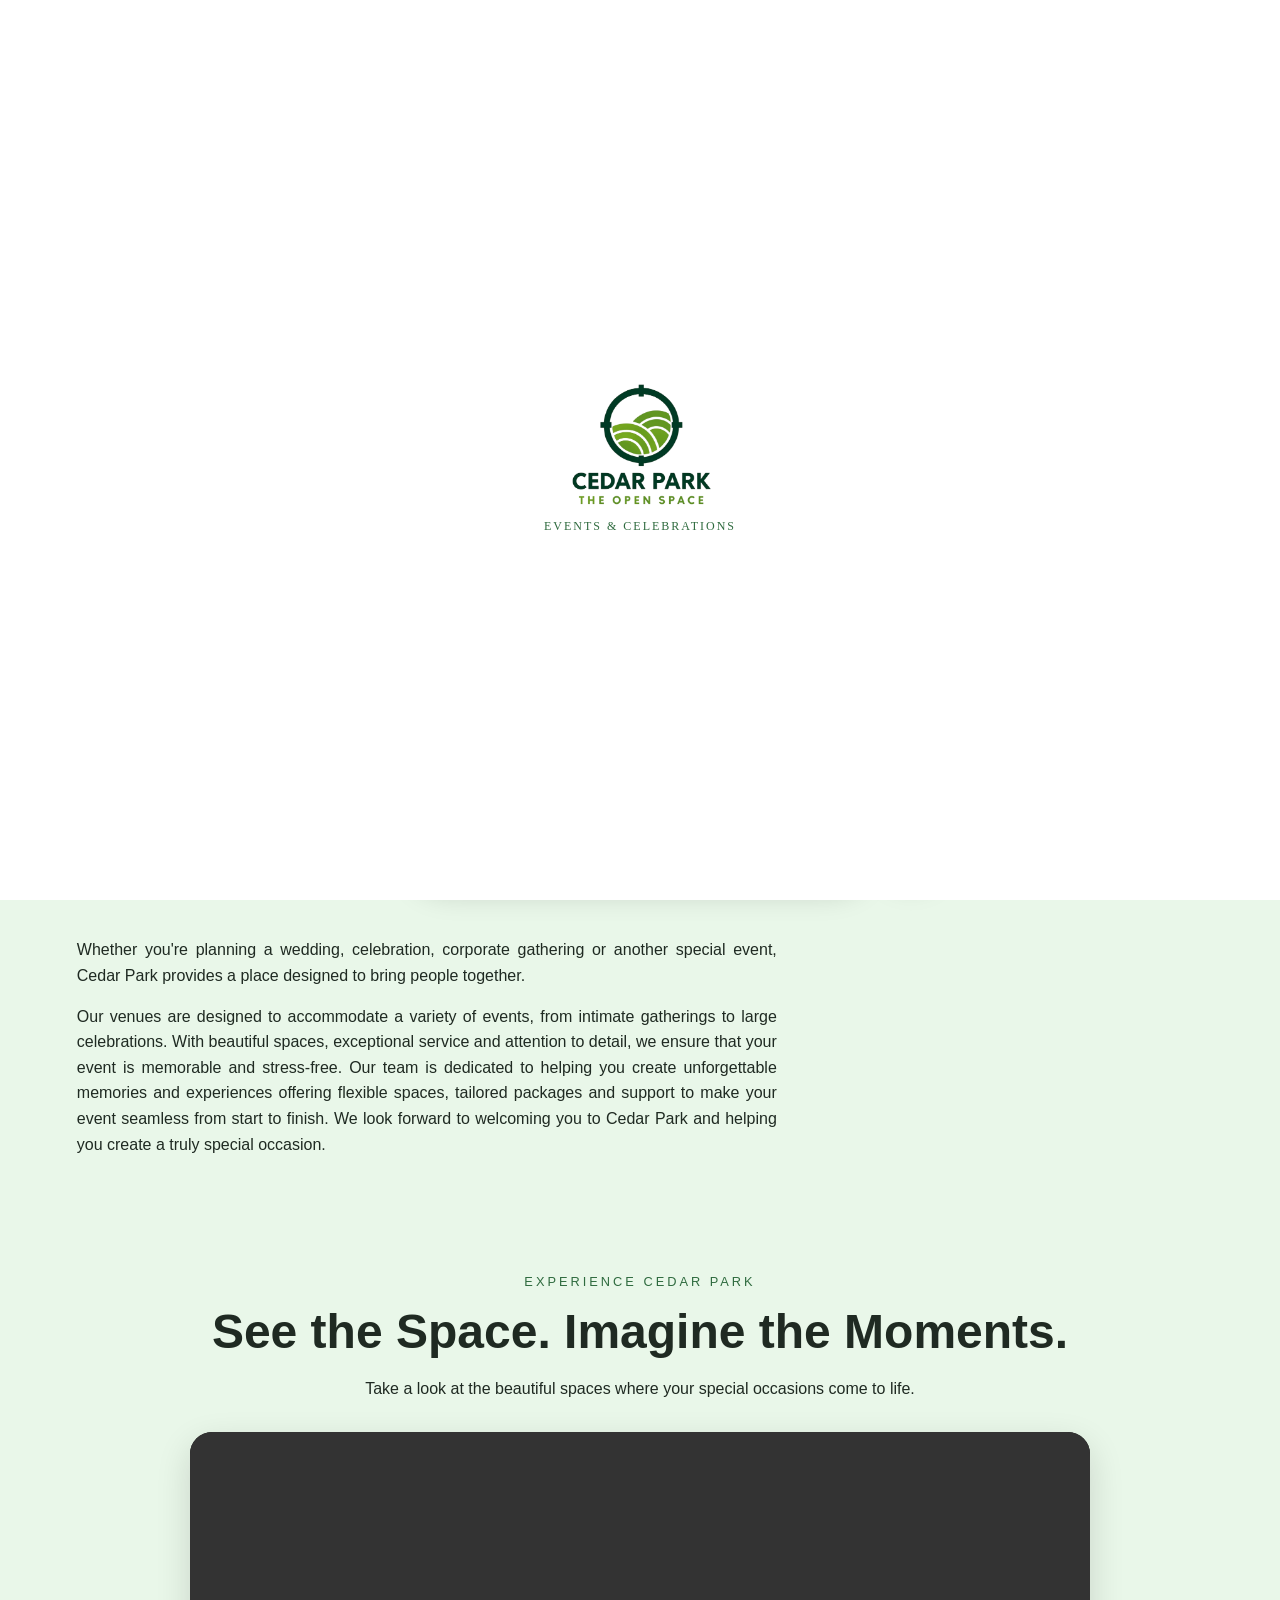
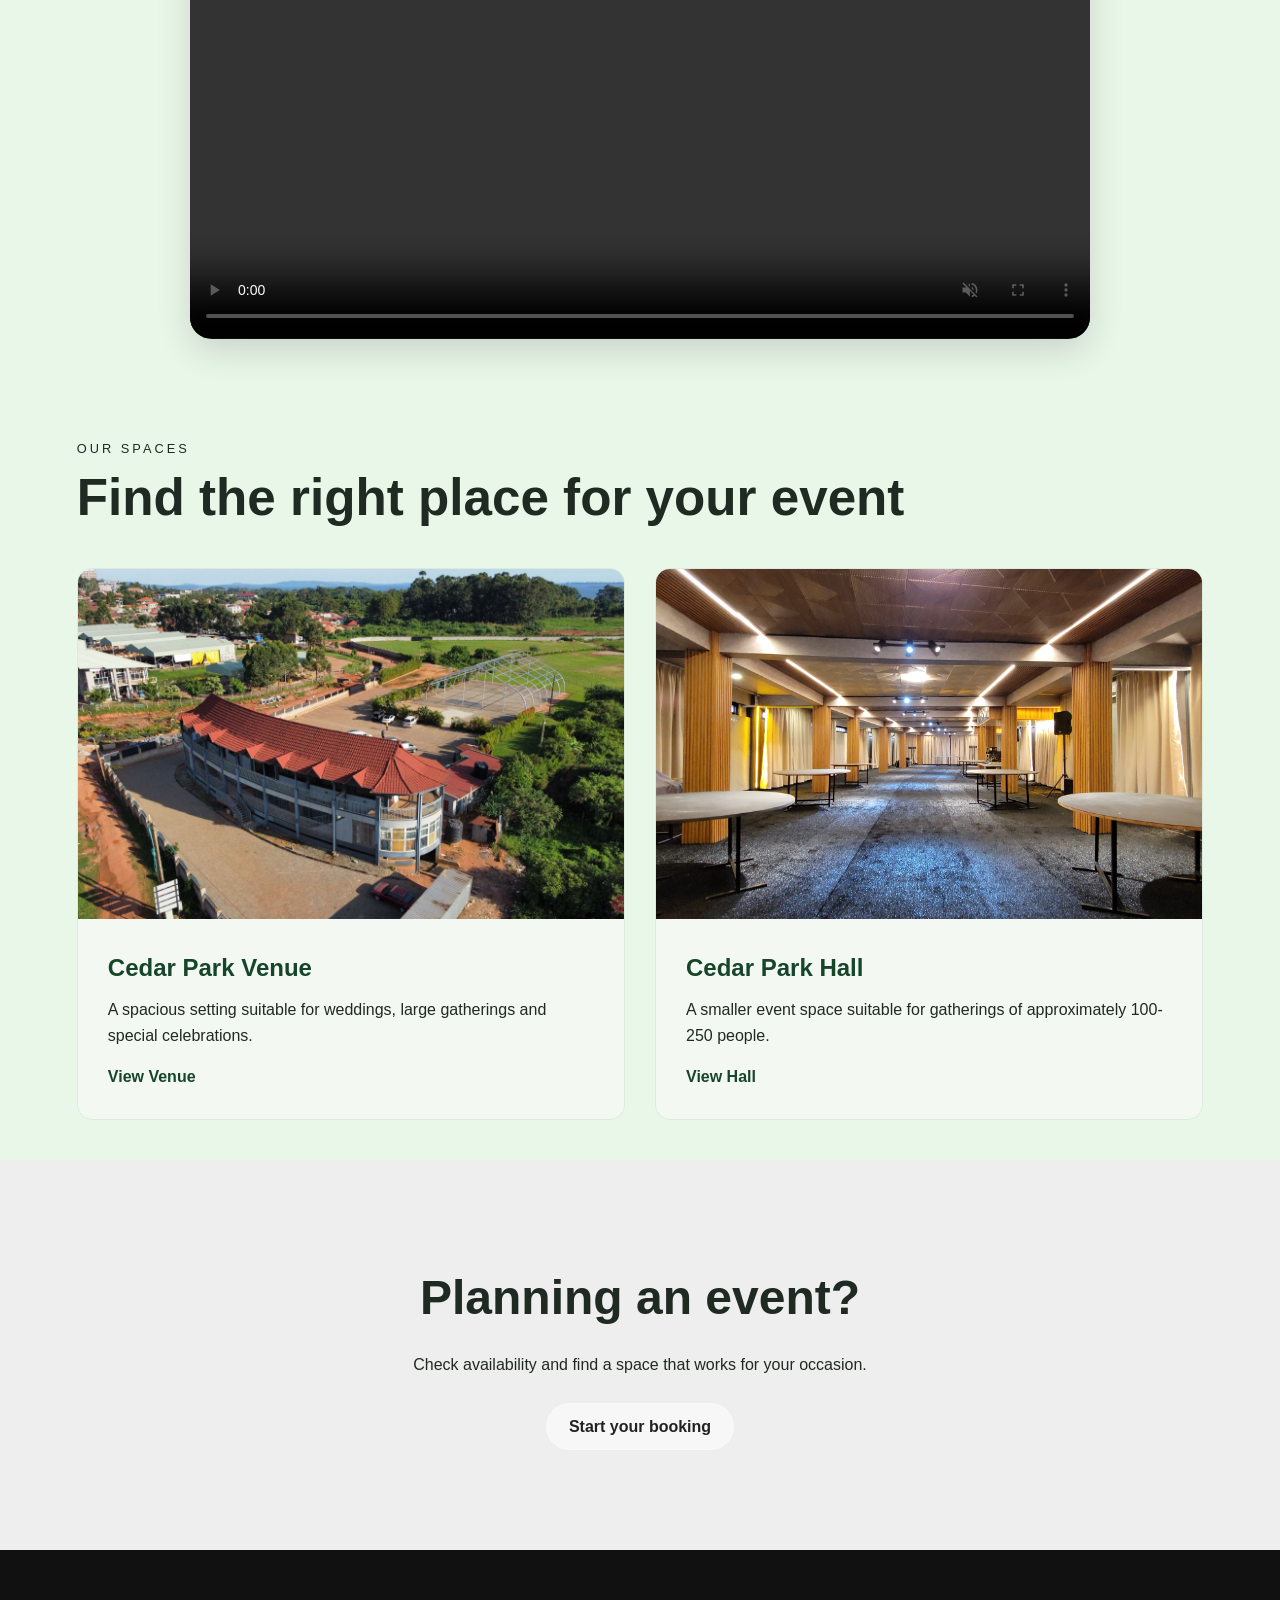
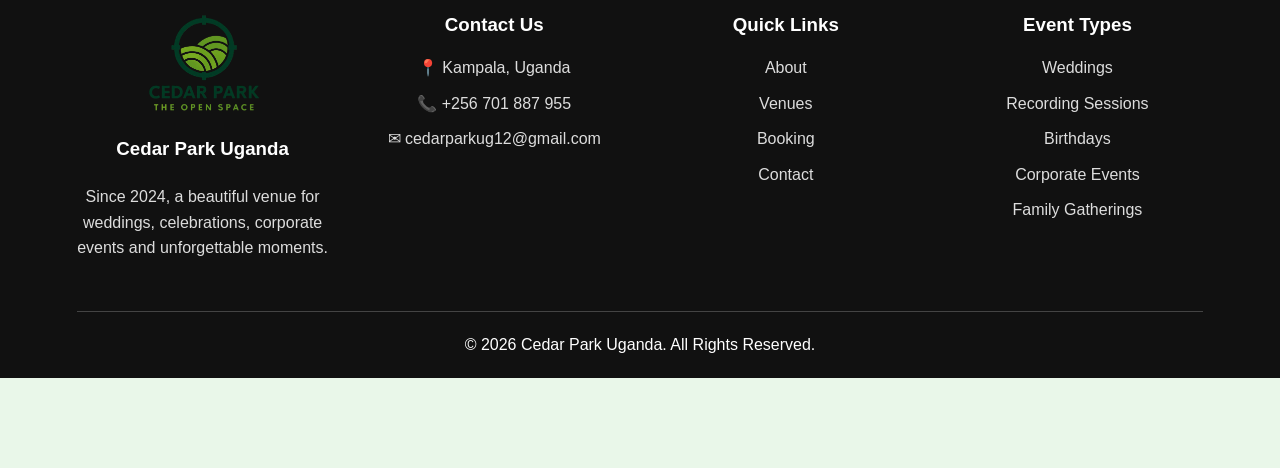
<file: index.html>
<!DOCTYPE html>
<html lang="en">
<head>
    <meta charset="UTF-8">
    <meta name="viewport" content="width=device-width, initial-scale=1.0">
    <title>Cedar Park | Events and Celebrations</title>

    <link rel="stylesheet" href="css/style.css">
    <link rel="stylesheet" href="css/page-entrance.css">
    <script>(function(){var d=document.documentElement;if(matchMedia("(prefers-reduced-motion: reduce)").matches||!("IntersectionObserver" in window))return;d.classList.add("motion-pending");setTimeout(function(){d.classList.remove("motion-pending")},1500)})();</script>
    <script src="js/page-entrance.js" defer></script>
    <link rel="icon" type="image/png" href="images/logo.png">
    <link rel="apple-touch-icon" href="images/apple-touch-icon.png">
    <link rel="manifest" href="manifest.json">
    <meta name="theme-color" content="#f4f8f3">
    <meta name="mobile-web-app-capable" content="yes">
    <meta name="apple-mobile-web-app-capable" content="yes">
    <meta name="apple-mobile-web-app-title" content="Cedar Park">
    <meta name="apple-mobile-web-app-status-bar-style" content="default">
    <script src="js/pwa.js" defer></script>
    <link rel="preload" as="image" href="images/cedar-park.jpg">

    <link rel="preload" as="image" href="images/cedar-logo.png">
    <link rel="stylesheet" href="css/splash.css">
    <script src="js/splash.js"></script>
</head>


<body>
    <header>
        <nav class="navbar">
            <div class="logo">
                <img src="images/logo.png" alt="Cedar Park logo">
                <span>Cedar Park Uganda</span>
            </div>

            <div class="nav-social">
                <a href="https://www.instagram.com/cedarparkug" target="_blank" rel="noopener" aria-label="Cedar Park on Instagram">
                    <svg viewBox="0 0 24 24"><rect x="3" y="3" width="18" height="18" rx="5"/><circle cx="12" cy="12" r="4"/><circle cx="17.5" cy="6.5" r="0.8" fill="currentColor"/></svg>
                    <span>@cedarparkug</span>
                </a>

                <a href="https://www.tiktok.com/@cedarpark_ug" target="_blank" rel="noopener" aria-label="Cedar Park on TikTok">
                    <svg viewBox="0 0 24 24"><path d="M14 4v10.5a3.5 3.5 0 11-3.5-3.5M14 4c.4 2.3 2 3.8 4.5 4"/></svg>
                    <span>@cedarpark_ug</span>
                </a>
            </div>

            <div class="nav-links">
                <span class="nav-indicator"></span>

                <a href="index.html">
                    <svg viewBox="0 0 24 24"><path d="M3 11l9-8 9 8M5 10v10h14V10"/></svg>
                    <span>Home</span>
                </a>

                <a href="about.html">
                    <svg viewBox="0 0 24 24"><circle cx="12" cy="12" r="9"/><path d="M12 11v5M12 8h.01"/></svg>
                    <span>About</span>
                </a>

                <a href="venue.html">
                    <svg viewBox="0 0 24 24"><path d="M4 21V7l8-4 8 4v14M9 21v-6h6v6M8 10h.01M12 10h.01M16 10h.01"/></svg>
                    <span>Venues</span>
                </a>

                <a href="booking.html">
                    <svg viewBox="0 0 24 24"><rect x="3" y="5" width="18" height="16" rx="2"/><path d="M3 10h18M8 3v4M16 3v4"/></svg>
                    <span>Booking</span>
                </a>

                <a href="contact.html">
                    <svg viewBox="0 0 24 24"><path d="M5 4h4l2 5-2.5 1.5a11 11 0 005 5L15 13l5 2v4a2 2 0 01-2 2A16 16 0 013 6a2 2 0 012-2z"/></svg>
                    <span>Contact</span>
                </a>

                
            </div>
        </nav>
    </header>

   

    <main id="home">
        <section class="hero">
            <div class="hero-small-text">
                <p class="hero-small-text">
                    YOUR EVENT, YOUR MOMENT
                </p>

                <h1>
                    Make Your Special
                    Moments Memorable
                </h1>

                <p>
                    A beautiful space for weddings, celebrations,
                    gatherings and unforgettable moments.
                </p>
            </div>
            
            <div class="hero-card">
                <div class="hero-card-text">
                    <h2>
                        Find the perfect space for your event
                    </h2>

                    <p>
                        Explore our venues and find the right space for your special occasion.
                    </p>
                </div>

                <div class="hero-card-button">
                    <a href="venue.html" class="btn primary-btn">
                        Start your booking
                    </a>

                </div>
            </div>

            <div class="hero-slides" aria-hidden="true">
                <span class="slide s1"></span>
                <span class="slide s2"></span>
                <span class="slide s3"></span>
            </div>
            
        </section>

        <section class="welcome">

            <div class="section-heading">
                <p>WELCOME TO CEDAR PARK</p>

                <h2>
                    A Place for your
                    special occasions
                </h2>
            </div>

            <p class="welcome-text"> 
                Whether you're planning a wedding, celebration, corporate gathering
                or another special event, Cedar Park provides a place designed to
                bring people together.
            </p>

            <p class="welcome-text">
                Our venues are designed to accommodate a variety of events, from
                intimate gatherings to large celebrations. With beautiful spaces,
                exceptional service and attention to detail, we ensure that your
                event is memorable and stress-free. 

                Our team is dedicated to helping you create unforgettable memories
                and experiences offering flexible spaces, tailored packages
                and support to make your event seamless from start to finish. We look forward to 
                welcoming you to Cedar Park and helping you create a truly special occasion.
            </p>

        </section>

        <!-- CEDAR PARK INTRODUCTION VIDEO -->
        <section class="intro-video">
            <div class="intro-video-container">

                <p class="video-label">EXPERIENCE CEDAR PARK</p>

                <h2>See the Space. Imagine the Moments.</h2>

                <p class="video-description">
                    Take a look at the beautiful spaces where your
                    special occasions come to life.
                </p>

                <video controls muted preload="metadata" playsinline>
                    <source src="videos/cedar-park.mp4" type="video/mp4">
                    Your browser does not support HTML video.
                </video>

            </div>
        </section>




        <section class="venues">

            <div class="section-heading">
                <p>OUR SPACES</p>

                <h2>
                    Find the right place
                    for your event
                </h2>
            </div>

            <div class="venue-container">

                <article class="venue-card">

                    <div class="venue-image">
                        <img src="images/cedar-park-venue.jpg" alt="Cedar Park Venue" loading="lazy" width="800" height="600">
                    </div>

                    <div class="venue-info">

                        <h3>
                            Cedar Park Venue
                        </h3>

                        <p>
                            A spacious setting suitable for
                            weddings, large gatherings and
                            special celebrations.
                        </p>

                        <a href="venue.html?gallery=venue#gallery" class="view-link">
                            View Venue
                        </a>

                    </div>
                    
                </article>


                
                
                <article class="venue-card">

                    <div class="venue-image">
                        <img src="images/cedar-park-hall.jpg" alt="Cedar Park Hall" loading="lazy" width="800" height="600">
                    </div>

                    <div class="venue-info">

                        <h3>
                            Cedar Park Hall
                        </h3>

                        <p>
                            A smaller event space suitable for
                            gatherings of approximately
                            100-250 people.
                        </p>

                        <a href="venue.html?gallery=hall#gallery" class="view-link">
                            View Hall
                        </a>

                    </div>

                </article>

            </div>

        </section>


        <section class="booking-cta">

            <h2>
                Planning an event?
            </h2>

            <p>
                Check availability and find a space
                that works for your occasion.
            </p>

            <a href="venue.html" class="btn primary-btn">
                Start your booking
            </a>

        </section>

    </main>


    <footer class="footer">
        <div class="footer-container">

            <div class="footer-column company-info">
                <img src="images/cedar-logo.png" alt="Cedar Park Logo" class="footer-logo">

                <h3>Cedar Park Uganda</h3>
                <p>
                    Since 2024, a beautiful venue for weddings,
                    celebrations, corporate events and
                    unforgettable moments.
                </p>
            </div>

            <div class="footer-column">
                <h3>Contact Us</h3>
                <p>📍 Kampala, Uganda</p>
                <p>📞 +256 701 887 955</p>
                <a href="mailto:cedarparkug12@gmail.com">✉ cedarparkug12@gmail.com</a>
            </div>

            <div class="footer-column">
                <h3>Quick Links</h3>
                <a href="about.html">About</a>
                <a href="venue.html">Venues</a>
                <a href="booking.html">Booking</a>
                <a href="contact.html">Contact</a>
            </div>

            <div class="footer-column">
                <h3>Event Types</h3>
                <p>Weddings</p>
                <p>Recording Sessions</p>
                <p>Birthdays</p>
                <p>Corporate Events</p>
                <p>Family Gatherings</p>
            </div>

        </div>

        <hr>

        <div class="footer-bottom">
            <p>© 2026 Cedar Park Uganda. All Rights Reserved.</p>
        </div>
    </footer>

    <a class="gallery-fab" href="venue.html?gallery=all#gallery" aria-label="View gallery" title="Gallery">
        <svg viewBox="0 0 24 24" aria-hidden="true">
            <defs>
                <path id="petal" d="M12 12C8.6 11 8.4 5.2 12 2.6C15.6 5.2 15.4 11 12 12Z"/>
            </defs>
            <use href="#petal"/>
            <use href="#petal" transform="rotate(60 12 12)"/>
            <use href="#petal" transform="rotate(120 12 12)"/>
            <use href="#petal" transform="rotate(180 12 12)"/>
            <use href="#petal" transform="rotate(240 12 12)"/>
            <use href="#petal" transform="rotate(300 12 12)"/>
            <circle class="hub" cx="12" cy="12" r="1.5"/>
        </svg>
    </a>

    <script src="js/script1.js"></script>

</body>
</html>
</file>
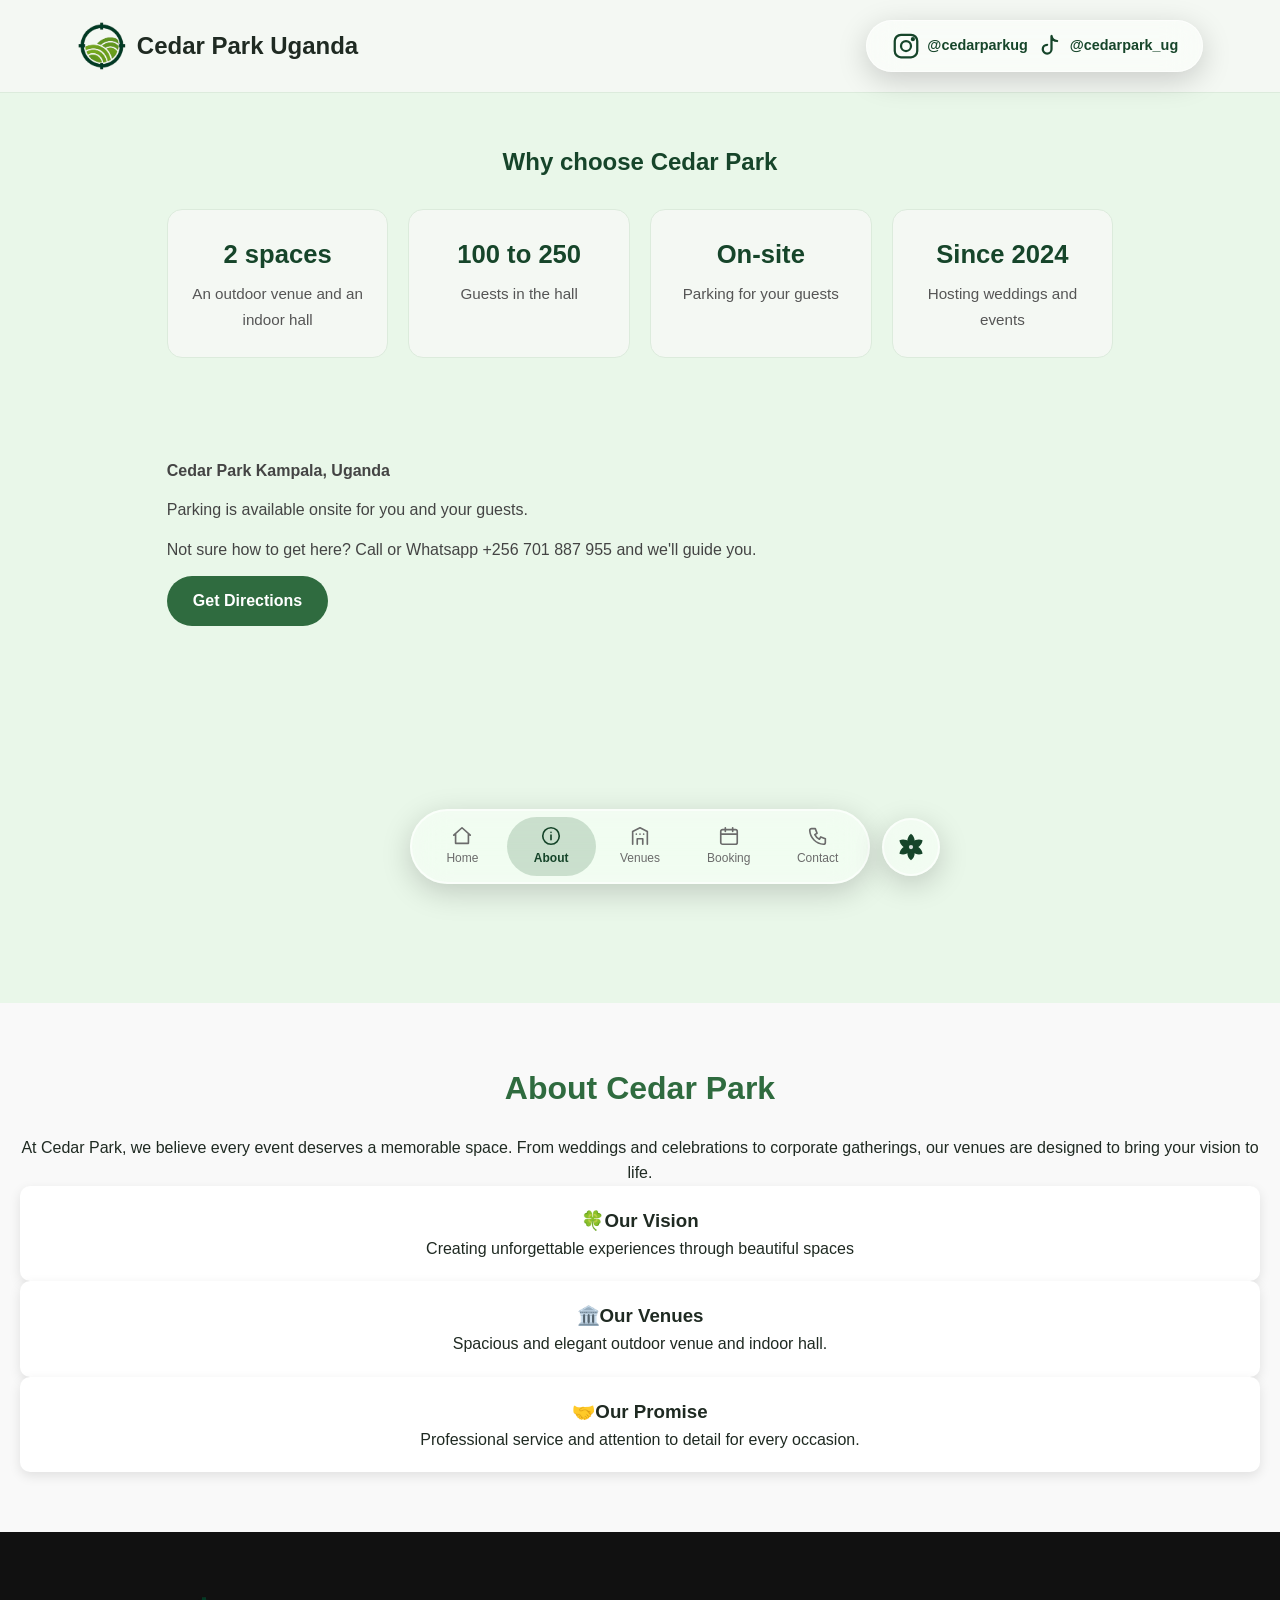
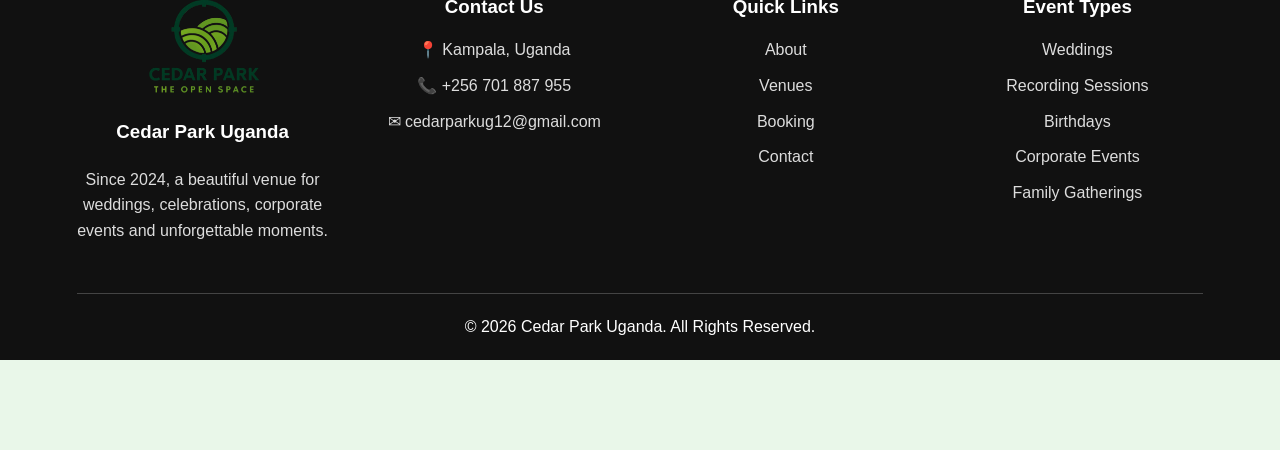
<file: about.html>
<!DOCTYPE html>
<html lang="en">
<head>
    <meta charset="UTF-8">
    <meta name="viewport" content="width=device-width, initial-scale=1.0">
    <title>About | Cedar Park</title>
    <link rel="stylesheet" href="css/style.css">
    <link rel="stylesheet" href="css/about.css">
    <link rel="stylesheet" href="css/page-entrance.css">
    <script>(function(){var d=document.documentElement;if(matchMedia("(prefers-reduced-motion: reduce)").matches||!("IntersectionObserver" in window))return;d.classList.add("motion-pending");setTimeout(function(){d.classList.remove("motion-pending")},1500)})();</script>
    <script src="js/page-entrance.js" defer></script>

    <link rel="icon" type="image/png" href="images/logo.png">
    <link rel="apple-touch-icon" href="images/apple-touch-icon.png">
    <link rel="manifest" href="manifest.json">
    <meta name="theme-color" content="#f4f8f3">
    <meta name="mobile-web-app-capable" content="yes">
    <meta name="apple-mobile-web-app-capable" content="yes">
    <meta name="apple-mobile-web-app-title" content="Cedar Park">
    <meta name="apple-mobile-web-app-status-bar-style" content="default">
    <script src="js/pwa.js" defer></script>

    
</head>

<body>
    <!-- Header and Navigation bar -->
    <header>
      <nav class="navbar">
            <div class="logo">
                <img src="images/logo.png" alt="Cedar Park logo">
                <span>Cedar Park Uganda</span>
            </div>

            <div class="nav-social">
                <a href="https://www.instagram.com/cedarparkug" target="_blank" rel="noopener" aria-label="Cedar Park on Instagram">
                    <svg viewBox="0 0 24 24"><rect x="3" y="3" width="18" height="18" rx="5"/><circle cx="12" cy="12" r="4"/><circle cx="17.5" cy="6.5" r="0.8" fill="currentColor"/></svg>
                    <span>@cedarparkug</span>
                </a>

                <a href="https://www.tiktok.com/@cedarpark_ug" target="_blank" rel="noopener" aria-label="Cedar Park on TikTok">
                    <svg viewBox="0 0 24 24"><path d="M14 4v10.5a3.5 3.5 0 11-3.5-3.5M14 4c.4 2.3 2 3.8 4.5 4"/></svg>
                    <span>@cedarpark_ug</span>
                </a>
            </div>

            <div class="nav-links">
                <span class="nav-indicator"></span>

                <a href="index.html">
                    <svg viewBox="0 0 24 24"><path d="M3 11l9-8 9 8M5 10v10h14V10"/></svg>
                    <span>Home</span>
                </a>

                <a href="about.html">
                    <svg viewBox="0 0 24 24"><circle cx="12" cy="12" r="9"/><path d="M12 11v5M12 8h.01"/></svg>
                    <span>About</span>
                </a>

                <a href="venue.html">
                    <svg viewBox="0 0 24 24"><path d="M4 21V7l8-4 8 4v14M9 21v-6h6v6M8 10h.01M12 10h.01M16 10h.01"/></svg>
                    <span>Venues</span>
                </a>

                <a href="booking.html">
                    <svg viewBox="0 0 24 24"><rect x="3" y="5" width="18" height="16" rx="2"/><path d="M3 10h18M8 3v4M16 3v4"/></svg>
                    <span>Booking</span>
                </a>

                <a href="contact.html">
                    <svg viewBox="0 0 24 24"><path d="M5 4h4l2 5-2.5 1.5a11 11 0 005 5L15 13l5 2v4a2 2 0 01-2 2A16 16 0 013 6a2 2 0 012-2z"/></svg>
                    <span>Contact</span>
                </a>

                
            </div>
        </nav>
    </header>

    <!-- About Section -->
    <main>

        <section class="why-us">
            <h2>Why choose Cedar Park</h2>

            <div class="facts">
                <div class="fact">
                    <strong>2 spaces</strong>
                    <span>An outdoor venue and an indoor hall</span>
                </div>
                <div class="fact">
                    <strong>100 to 250</strong>
                    <span>Guests in the hall</span>
                </div>
                <div class="fact">
                    <strong>On-site</strong>
                    <span>Parking for your guests</span>
                </div>
                <div class="fact">
                    <strong>Since 2024</strong>
                    <span>Hosting weddings and events</span>
                </div>
            </div>
        </section>

        <section class="find-us">
            <div class="find-text">
                <p><strong>Cedar Park Kampala, Uganda</strong></p>
                <p>Parking is available onsite for you and your guests.</p>
                <p>Not sure how to get here? Call or Whatsapp +256 701 887 955 and we'll guide you.</p>
                <a class="find-btn" href="https://www.google.com/maps/search/?api=1&query=Cedar+Park+Uganda" target="_blank" rel="noopener">Get Directions</a>

                <iframe class="find-map" title="Cedar Park Location" loading="lazy" src="https://www.google.com/maps?q=Cedar+Park+Uganda&output=embed"></iframe>
            </div>

        </section>

        <section class="about">
            <div class="about-container">
                <h2>About Cedar Park</h2>
                <p>
                    At Cedar Park, we believe every event deserves a memorable space.
                    From weddings and celebrations to corporate gatherings, our venues
                    are designed to bring your vision to life.
                </p>

                <div class="about-highlights">
                    <div class="highlight">
                        <h3>🍀Our Vision</h3>
                        <p>Creating unforgettable experiences through beautiful spaces</p>
                    </div>

                    <div class="highlight">
                        <h3>🏛️Our Venues</h3>
                        <p>Spacious and elegant outdoor venue and indoor hall.</p>
                    </div>

                    <div class="highlight">
                        <h3>🤝Our Promise</h3>
                        <p>Professional service and attention to detail for every occasion.</p>
                    </div>
                </div>
            </div>
        </section>

        
    </main>


    <footer class="footer">
        <div class="footer-container">

            <div class="footer-column company-info">
                <img src="images/cedar-logo.png" alt="Cedar Park Logo" class="footer-logo">

                <h3>Cedar Park Uganda</h3>
                <p>
                    Since 2024, a beautiful venue for weddings,
                    celebrations, corporate events and
                    unforgettable moments.
                </p>
            </div>

            <div class="footer-column">
                <h3>Contact Us</h3>
                <p>📍 Kampala, Uganda</p>
                <p>📞 +256 701 887 955</p>
                <a href="mailto:cedarparkug12@gmail.com">✉ cedarparkug12@gmail.com</a>
            </div>

            <div class="footer-column">
                <h3>Quick Links</h3>
                <a href="about.html">About</a>
                <a href="venue.html">Venues</a>
                <a href="booking.html">Booking</a>
                <a href="contact.html">Contact</a>
            </div>

            <div class="footer-column">
                <h3>Event Types</h3>
                <p>Weddings</p>
                <p>Recording Sessions</p>
                <p>Birthdays</p>
                <p>Corporate Events</p>
                <p>Family Gatherings</p>
            </div>

        </div>

        <hr>

        <div class="footer-bottom">
            <p>© 2026 Cedar Park Uganda. All Rights Reserved.</p>
        </div>
    </footer>

    <a class="gallery-fab" href="venue.html?gallery=all#gallery" aria-label="View gallery" title="Gallery">
        <svg viewBox="0 0 24 24" aria-hidden="true">
            <defs>
                <path id="petal" d="M12 12C8.6 11 8.4 5.2 12 2.6C15.6 5.2 15.4 11 12 12Z"/>
            </defs>
            <use href="#petal"/>
            <use href="#petal" transform="rotate(60 12 12)"/>
            <use href="#petal" transform="rotate(120 12 12)"/>
            <use href="#petal" transform="rotate(180 12 12)"/>
            <use href="#petal" transform="rotate(240 12 12)"/>
            <use href="#petal" transform="rotate(300 12 12)"/>
            <circle class="hub" cx="12" cy="12" r="1.5"/>
        </svg>
    </a>

    <script src="js/script1.js"></script>
    
</body>
</html>
</file>
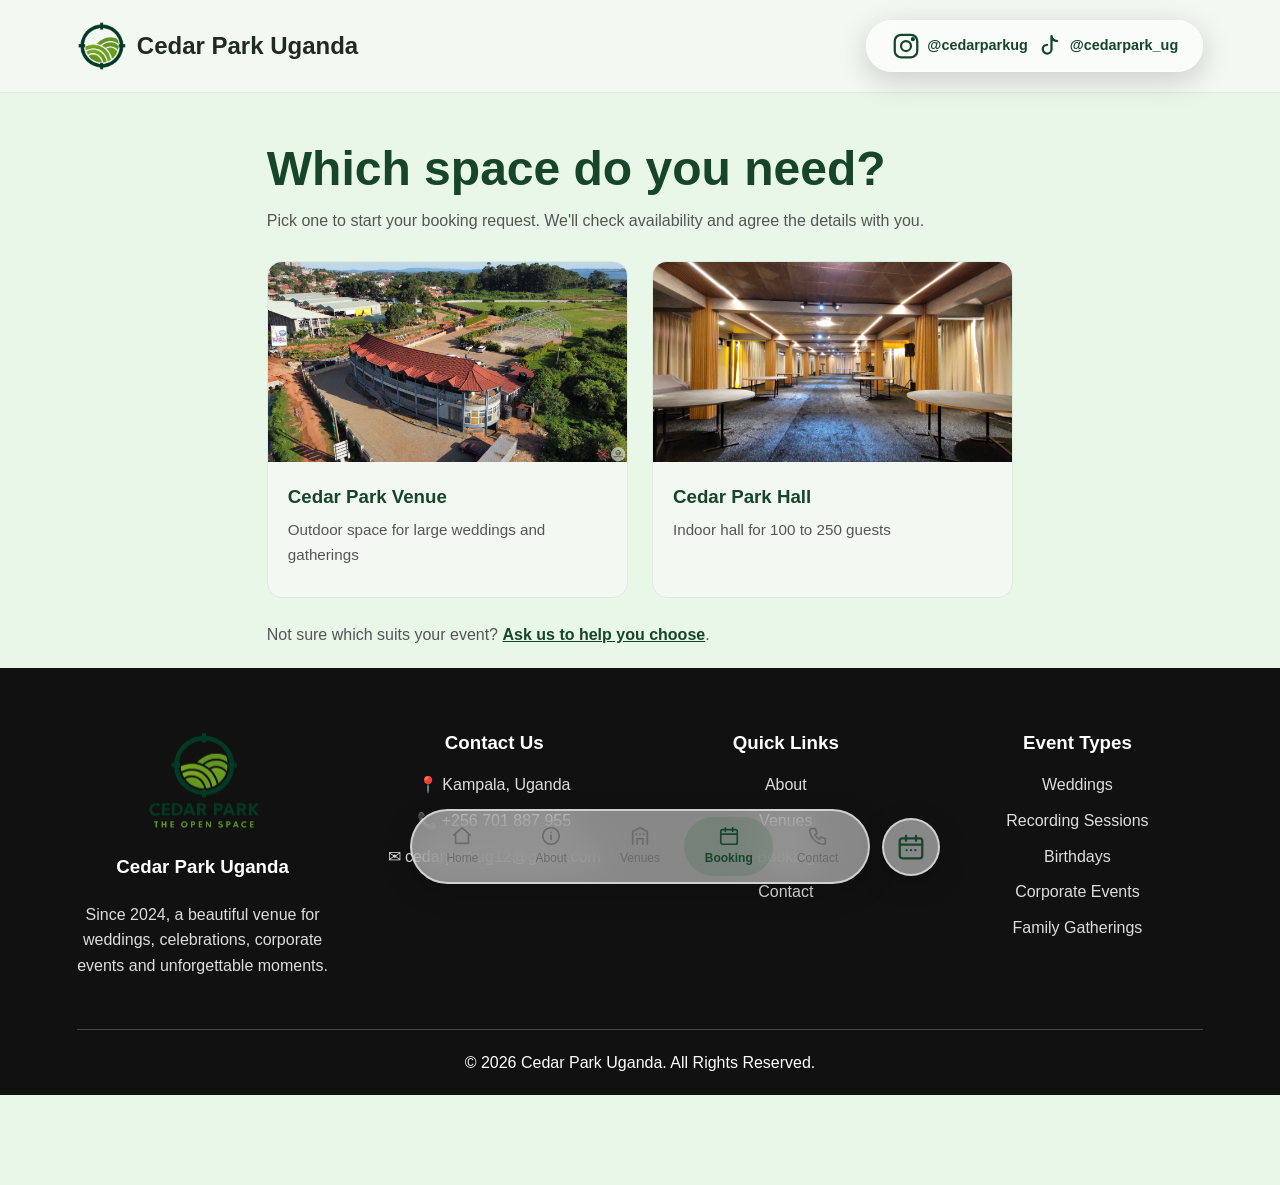
<file: booking.html>
<!DOCTYPE html>
<html lang="en">
<head>
    <meta charset="UTF-8">
    <meta name="viewport" content="width=device-width, initial-scale=1.0">
    <title>Booking | Cedar Park</title>
    <link rel="stylesheet" href="css/style.css">
    <link rel="stylesheet" href="css/booking.css">

    <link rel="icon" type="image/png" href="images/logo.png">
    <link rel="apple-touch-icon" href="images/apple-touch-icon.png">
    <link rel="manifest" href="manifest.json">
    <meta name="theme-color" content="#f4f8f3">
    <meta name="mobile-web-app-capable" content="yes">
    <meta name="apple-mobile-web-app-capable" content="yes">
    <meta name="apple-mobile-web-app-title" content="Cedar Park">
    <meta name="apple-mobile-web-app-status-bar-style" content="default">
    <script src="js/pwa.js" defer></script>

    <link rel="stylesheet" href="css/availability.css">
    <link rel="stylesheet" href="css/page-entrance.css">
    <script>(function(){var d=document.documentElement;if(matchMedia("(prefers-reduced-motion: reduce)").matches||!("IntersectionObserver" in window))return;d.classList.add("motion-pending");setTimeout(function(){d.classList.remove("motion-pending")},1500)})();</script>
    <script src="js/page-entrance.js" defer></script>

   
</head>

<body>
    <!-- Header and Navigation bar -->
    <header>
        <nav class="navbar">
            <div class="logo">
                <img src="images/logo.png" alt="Cedar Park logo">
                <span>Cedar Park Uganda</span>
            </div>

            <div class="nav-social">
                <a href="https://www.instagram.com/cedarparkug" target="_blank" rel="noopener" aria-label="Cedar Park on Instagram">
                    <svg viewBox="0 0 24 24"><rect x="3" y="3" width="18" height="18" rx="5"/><circle cx="12" cy="12" r="4"/><circle cx="17.5" cy="6.5" r="0.8" fill="currentColor"/></svg>
                    <span>@cedarparkug</span>
                </a>

                <a href="https://www.tiktok.com/@cedarpark_ug" target="_blank" rel="noopener" aria-label="Cedar Park on TikTok">
                    <svg viewBox="0 0 24 24"><path d="M14 4v10.5a3.5 3.5 0 11-3.5-3.5M14 4c.4 2.3 2 3.8 4.5 4"/></svg>
                    <span>@cedarpark_ug</span>
                </a>
            </div>

            <div class="nav-links">
                <span class="nav-indicator"></span>

                <a href="index.html">
                    <svg viewBox="0 0 24 24"><path d="M3 11l9-8 9 8M5 10v10h14V10"/></svg>
                    <span>Home</span>
                </a>

                <a href="about.html">
                    <svg viewBox="0 0 24 24"><circle cx="12" cy="12" r="9"/><path d="M12 11v5M12 8h.01"/></svg>
                    <span>About</span>
                </a>

                <a href="venue.html">
                    <svg viewBox="0 0 24 24"><path d="M4 21V7l8-4 8 4v14M9 21v-6h6v6M8 10h.01M12 10h.01M16 10h.01"/></svg>
                    <span>Venues</span>
                </a>

                <a href="booking.html">
                    <svg viewBox="0 0 24 24"><rect x="3" y="5" width="18" height="16" rx="2"/><path d="M3 10h18M8 3v4M16 3v4"/></svg>
                    <span>Booking</span>
                </a>

                <a href="contact.html">
                    <svg viewBox="0 0 24 24"><path d="M5 4h4l2 5-2.5 1.5a11 11 0 005 5L15 13l5 2v4a2 2 0 01-2 2A16 16 0 013 6a2 2 0 012-2z"/></svg>
                    <span>Contact</span>
                </a>

                
            </div>
        </nav>
    </header>

    <main>

        <!-- STATE 1: no space chosen yet -->
        <section id="chooser" class="booking-block">
            <h1>Which space do you need?</h1>
            <p class="lead">Pick one to start your booking request. We'll check availability and agree the details with you.</p>

            <div class="space-cards">
                <a class="space-card" href="booking.html?space=venue">
                    <img src="images/cedar-park-venue.jpg" alt="Cedar Park Venue" loading="lazy" width="800" height="600">
                    <div>
                        <h3>Cedar Park Venue</h3>
                        <p>Outdoor space for large weddings and gatherings</p>
                    </div>
                </a>

                <a class="space-card" href="booking.html?space=hall">
                    <img src="images/cedar-park-hall.jpg" alt="Cedar Park Hall"loading="lazy" width="800" height="600">
                    <div>
                        <h3>Cedar Park Hall</h3>
                        <p>Indoor hall for 100 to 250 guests</p>
                    </div>
                </a>
            </div>

            <p class="unsure">Not sure which suits your event? <a href="booking.html?space=unsure">Ask us to help you choose</a>.</p>
        </section>



        <!-- STATE 2: space chosen -->
        <div id="chosen" hidden>

            <section class="booking-block space-summary" id="summary"></section>

            <section class="booking-block" id="availability">
                <h2>Booked dates</h2>
                <p class="lead">Dates in grey are already taken. Choose your dates in the form below.</p>
                <div class="cal" id="cal"></div>
                <p class="cal-legend">
                    <span><i class="sw free"></i>Available</span>
                    <span><i class="sw taken"></i>Booked</span>
                </p>
            </section>

            <section class="booking-block">
                <h2>Your event details</h2>
                <p class="lead">This is a booking request, not a confirmed booking. We'll contact you to check availability and agree the price.</p>

                <form id="enquiryForm" class="enquiry-form">
                    <input type="checkbox" name="botcheck" class="hp" tabindex="-1" autocomplete="off">

                    <label>Your name
                        <input type="text" name="name" required>
                    </label>

                    <div class="row">
                        <label>Phone number
                            <input type="tel" name="phone" required>
                        </label>
                        <label>Email
                            <input type="email" name="email" required>
                        </label>
                    </div>

                    <label>Type of event
                        <select name="event_type" required>
                            <option value="">Choose one</option>
                            <option>Wedding</option>
                            <option>Birthday</option>
                            <option>Corporate event</option>
                            <option>Family gathering</option>
                            <option>Recording session</option>
                            <option>Other</option>
                        </select>
                    </label>

                    <div class="row">
                        <label>Start date
                            <input type="date" id="startDate" name="start_date" required>
                        </label>
                        <label>End date
                            <input type="date" id="endDate" name="end_date" required>
                        </label>
                    </div>
                    <p class="hint" id="daysHint">Bookings are for full days. For a one-day event, pick the same date twice.</p>

                    <label>Number of guests
                        <input type="number" name="guests" min="1" required>
                    </label>

                    <label>Anything else we should know? (optional)
                        <textarea name="notes" placeholder="Setup the day before, arrival time, special requests..."></textarea>
                    </label>

                    <p class="error" id="formError" hidden></p>

                    <button type="submit" class="submit-btn" id="submitBtn">Send booking request</button>
                </form>
            </section>
        </div>

        <!-- STATE 3: booking request sent -->
        <section id="done" class="booking-block done" hidden>
            <h1>Booking request sent</h1>
            <p class="lead">Thank you. This is a request, not a confirmed booking yet.</p>

            <div class="ref-box">
                <span>Your reference</span>
                <strong id="refCode"></strong>
                <p id="refDetails"></p>
            </div>

            <h3>What happens next</h3>
            <ol class="next-steps">
                <li>We check that your dates are free.</li>
                <li>We contact you to discuss the price.</li>
                <li>We explain the deposit and how to pay it. Your date is secured once the deposit is received.</li>
            </ol>

            <a id="waLink" class="submit-btn" href="#" target="_blank" rel="noopener">Message us on WhatsApp</a>
            <a class="back-link" href="index.html">Back to home</a>
        </section>

        <section id="datesView" class="booking-block" hidden>
            <h1>Booked dates</h1>
            <p class="lead">Dates in grey are already taken. The coloured dots show which space is booked.</p>

            <div class="cal" id="calDates"></div>

            <p class="cal-legend">
                <span><i class="sw free"></i>Available</span>
                <span><i class="sw v"></i>Venue booked</span>
                <span><i class="sw h"></i>Hall booked</span>
            </p>

            <a class="dv-cta" href="booking.html">Make a booking request</a>
       


    </main>

    <footer class="footer">
        <div class="footer-container">

            <div class="footer-column company-info">
                <img src="images/cedar-logo.png" alt="Cedar Park Logo" class="footer-logo">

                <h3>Cedar Park Uganda</h3>
                <p>
                    Since 2024, a beautiful venue for weddings,
                    celebrations, corporate events and
                    unforgettable moments.
                </p>
            </div>

            <div class="footer-column">
                <h3>Contact Us</h3>
                <p>📍 Kampala, Uganda</p>
                <p>📞 +256 701 887 955</p>
                <a href="mailto:cedarparkug12@gmail.com">✉ cedarparkug12@gmail.com</a>
            </div>

            <div class="footer-column">
                <h3>Quick Links</h3>
                <a href="about.html">About</a>
                <a href="venue.html">Venues</a>
                <a href="booking.html">Booking</a>
                <a href="contact.html">Contact</a>
            </div>

            <div class="footer-column">
                <h3>Event Types</h3>
                <p>Weddings</p>
                <p>Recording Sessions</p>
                <p>Birthdays</p>
                <p>Corporate Events</p>
                <p>Family Gatherings</p>
            </div>

        </div>

        <hr>

        <div class="footer-bottom">
            <p>© 2026 Cedar Park Uganda. All Rights Reserved.</p>
        </div>
    </footer>

    <a class="gallery-fab dates-fab" href="booking.html?view=dates" aria-label="View booked dates" title="Booked dates">
        <svg viewBox="0 0 24 24" aria-hidden="true">
            <rect x="3" y="5" width="18" height="16" rx="2"/>
            <path d="M3 10h18M8 3v4M16 3v4"/>
            <circle cx="8.5" cy="14.5" r="0.9"/>
            <circle cx="12" cy="14.5" r="0.9"/>
            <circle cx="15.5" cy="14.5" r="0.9"/>
        </svg>
    </a>  
    
    

    <script src="js/availability.js"></script>
    <script src="js/script1.js"></script>
    <script src="js/booking.js"></script>
</body>
</html>
</file>
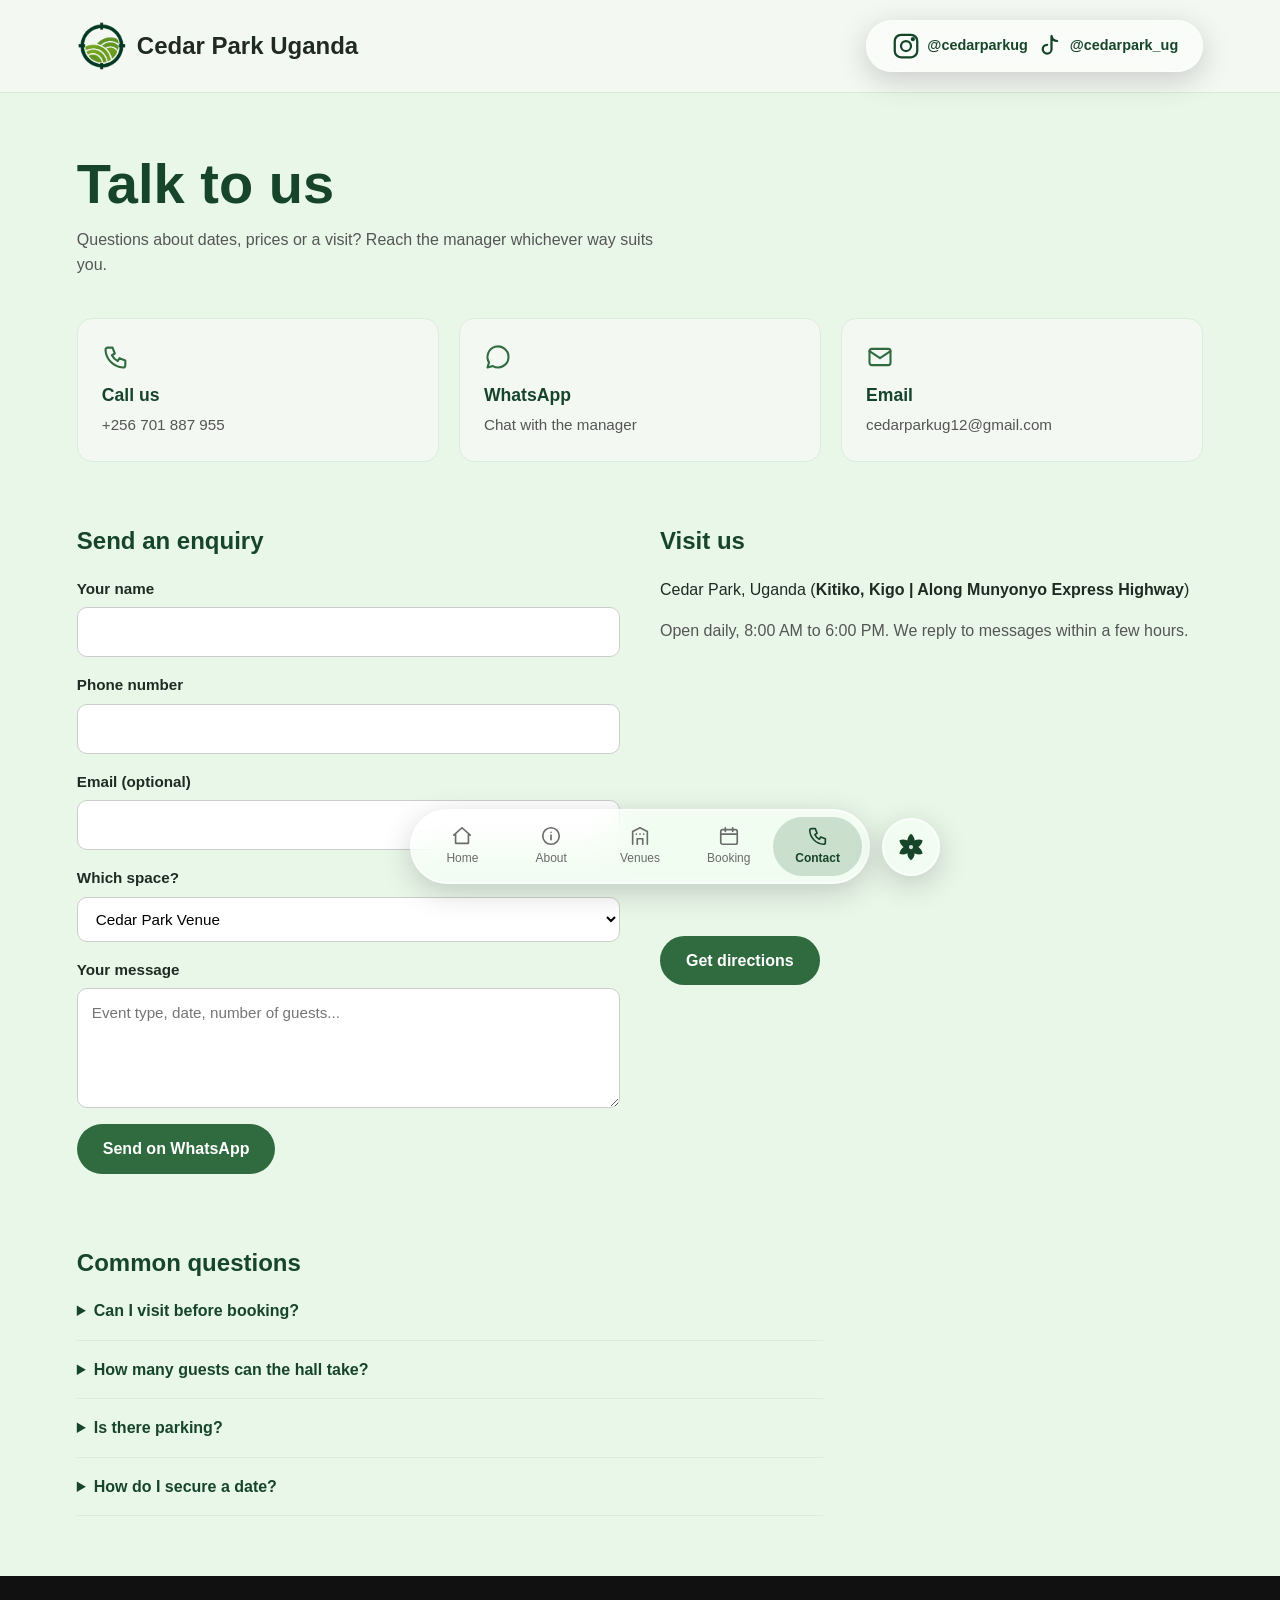
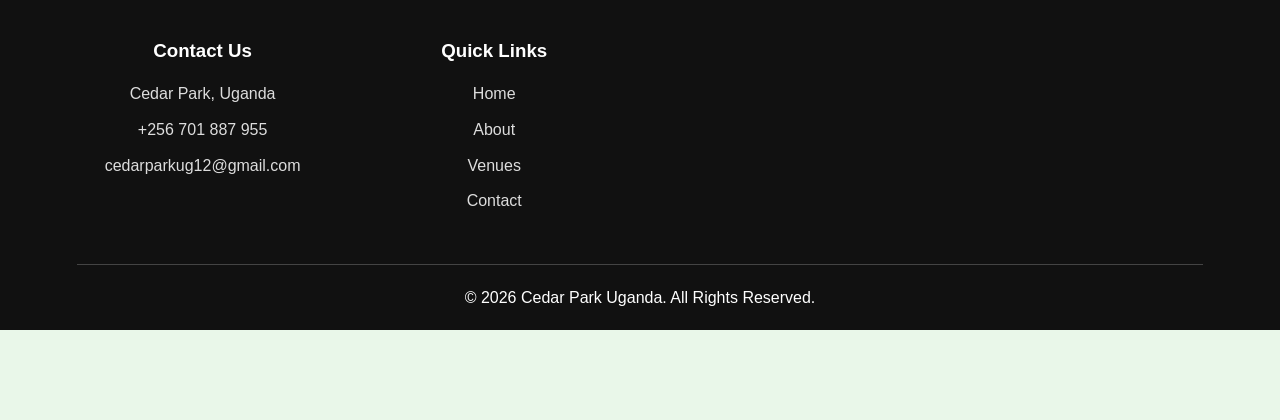
<file: contact.html>
<!DOCTYPE html>
<html lang="en">
<head>
    <meta charset="UTF-8">
    <meta name="viewport" content="width=device-width, initial-scale=1.0">
    <title>Contact | Cedar Park</title>
    <link rel="stylesheet" href="css/style.css">
    <link rel="stylesheet" href="css/contact.css">
    <link rel="stylesheet" href="css/page-entrance.css">
    <script>(function(){var d=document.documentElement;if(matchMedia("(prefers-reduced-motion: reduce)").matches||!("IntersectionObserver" in window))return;d.classList.add("motion-pending");setTimeout(function(){d.classList.remove("motion-pending")},1500)})();</script>
    <script src="js/page-entrance.js" defer></script>

    <link rel="icon" type="image/png" href="images/logo.png">
    <link rel="apple-touch-icon" href="images/apple-touch-icon.png">
    <link rel="manifest" href="manifest.json">
    <meta name="theme-color" content="#f4f8f3">
    <meta name="mobile-web-app-capable" content="yes">
    <meta name="apple-mobile-web-app-capable" content="yes">
    <meta name="apple-mobile-web-app-title" content="Cedar Park">
    <meta name="apple-mobile-web-app-status-bar-style" content="default">
    <script src="js/pwa.js" defer></script>

    
</head>
<body>

<header>
    <nav class="navbar">
        <div class="logo">
            <img src="images/logo.png" alt="Cedar Park logo">
            <span>Cedar Park Uganda</span>
        </div>

        <div class="nav-social">
            <a href="https://www.instagram.com/cedarparkug" target="_blank" rel="noopener" aria-label="Cedar Park on Instagram">
                <svg viewBox="0 0 24 24"><rect x="3" y="3" width="18" height="18" rx="5"/><circle cx="12" cy="12" r="4"/><circle cx="17.5" cy="6.5" r="0.8" fill="currentColor"/></svg>
                <span>@cedarparkug</span>
            </a>

            <a href="https://www.tiktok.com/@cedarpark_ug" target="_blank" rel="noopener" aria-label="Cedar Park on TikTok">
                <svg viewBox="0 0 24 24"><path d="M14 4v10.5a3.5 3.5 0 11-3.5-3.5M14 4c.4 2.3 2 3.8 4.5 4"/></svg>
                <span>@cedarpark_ug</span>
            </a>
        </div>

        <div class="nav-links">
            <span class="nav-indicator"></span>
            <a href="index.html">
                <svg viewBox="0 0 24 24"><path d="M3 11l9-8 9 8M5 10v10h14V10"/></svg>
                <span>Home</span>
            </a>
            <a href="about.html">
                <svg viewBox="0 0 24 24"><circle cx="12" cy="12" r="9"/><path d="M12 11v5M12 8h.01"/></svg>
                <span>About</span>
            </a>
            <a href="venue.html">
                <svg viewBox="0 0 24 24"><path d="M4 21V7l8-4 8 4v14M9 21v-6h6v6M8 10h.01M12 10h.01M16 10h.01"/></svg>
                <span>Venues</span>
            </a>
            <a href="booking.html">
                <svg viewBox="0 0 24 24"><rect x="3" y="5" width="18" height="16" rx="2"/><path d="M3 10h18M8 3v4M16 3v4"/></svg>
                <span>Booking</span>
            </a>
            <a href="contact.html">
                <svg viewBox="0 0 24 24"><path d="M5 4h4l2 5-2.5 1.5a11 11 0 005 5L15 13l5 2v4a2 2 0 01-2 2A16 16 0 013 6a2 2 0 012-2z"/></svg>
                <span>Contact</span>
            </a>

           
        </div>
    </nav>
</header>

<main>

    <section class="contact-intro">
        <h1>Talk to us</h1>
        <p>Questions about dates, prices or a visit? Reach the manager whichever way suits you.</p>
    </section>

    <section class="quick-contact">
        <a class="quick-card" href="tel:+256701887955">
            <svg viewBox="0 0 24 24"><path d="M5 4h4l2 5-2.5 1.5a11 11 0 005 5L15 13l5 2v4a2 2 0 01-2 2A16 16 0 013 6a2 2 0 012-2z"/></svg>
            <strong>Call us</strong>
            <span>+256 701 887 955</span>
        </a>

        <a class="quick-card" href="https://wa.me/256701887955?text=Hello%20Cedar%20Park%2C%20I%27d%20like%20to%20enquire%20about%20an%20event." target="_blank" rel="noopener">
            <svg viewBox="0 0 24 24"><path d="M21 12a9 9 0 01-13.4 7.8L3 21l1.3-4.4A9 9 0 1121 12z"/></svg>
            <strong>WhatsApp</strong>
            <span>Chat with the manager</span>
        </a>

        <a class="quick-card" href="mailto:cedarparkug12@gmail.com">
            <svg viewBox="0 0 24 24"><rect x="3" y="5" width="18" height="14" rx="2"/><path d="M3 7l9 6 9-6"/></svg>
            <strong>Email</strong>
            <span>cedarparkug12@gmail.com</span>
        </a>
    </section>

    <section class="contact-main">

        <form id="enquiryForm" class="enquiry-form">
            <h2>Send an enquiry</h2>

            <label>Your name
                <input type="text" name="name" required>
            </label>

            <label>Phone number
                <input type="tel" name="phone" required>
            </label>

            <label>Email (optional)
                <input type="email" name="email">
            </label>

            <label>Which space?
                <select name="space">
                    <option>Cedar Park Venue</option>
                    <option>Cedar Park Hall</option>
                    <option>Not sure yet</option>
                </select>
            </label>

            <label>Your message
                <textarea name="message" placeholder="Event type, date, number of guests..." required></textarea>
            </label>

            <button type="submit" class="send-btn">Send on WhatsApp</button>
        </form>

        <div class="visit">
            <h2>Visit us</h2>
            <p>Cedar Park, Uganda (<b>Kitiko, Kigo | Along Munyonyo Express Highway</b>)</p>
            <p class="hours">Open daily, 8:00 AM to 6:00 PM. We reply to messages within a few hours.</p>

            <iframe class="map" title="Cedar Park location" loading="lazy"
                src="https://www.google.com/maps?q=Cedar+Park+Uganda&output=embed"></iframe>

            <a class="directions-btn" href="https://www.google.com/maps/search/?api=1&query=Cedar+Park+Uganda" target="_blank" rel="noopener">Get directions</a>
        </div>

    </section>

    <section class="faq">
        <h2>Common questions</h2>

        <details>
            <summary>Can I visit before booking?</summary>
            <p>Yes. Call or message us and we'll arrange a time to show you around.</p>
        </details>

        <details>
            <summary>How many guests can the hall take?</summary>
            <p>The hall comfortably holds 100 to 250 guests. The outdoor venue suits larger events.</p>
        </details>

        <details>
            <summary>Is there parking?</summary>
            <p>Yes, there is parking on site for guests.</p>
        </details>

        <details>
            <summary>How do I secure a date?</summary>
            <p>A deposit confirms your date. We'll explain the payment steps when you book.</p>
        </details>
    </section>

</main>

<footer class="footer">
    <div class="footer-container">
        <div class="footer-column">
            <h3>Contact Us</h3>
            <p>Cedar Park, Uganda</p>
            <p>+256 701 887 955</p>
            <a href="mailto:cedarparkug12@gmail.com">cedarparkug12@gmail.com</a>
        </div>

        <div class="footer-column">
            <h3>Quick Links</h3>
            <a href="index.html">Home</a>
            <a href="about.html">About</a>
            <a href="venue.html">Venues</a>
            <a href="contact.html">Contact</a>
        </div>
    </div>

    <hr>

    <div class="footer-bottom">
        <p>&copy; 2026 Cedar Park Uganda. All Rights Reserved. </p>
    </div>
</footer>

    <script src="js/script1.js"></script>

    <a class="gallery-fab" href="venue.html?gallery=all#gallery" aria-label="View gallery" title="Gallery">
        <svg viewBox="0 0 24 24" aria-hidden="true">
            <defs>
                <path id="petal" d="M12 12C8.6 11 8.4 5.2 12 2.6C15.6 5.2 15.4 11 12 12Z"/>
            </defs>
            <use href="#petal"/>
            <use href="#petal" transform="rotate(60 12 12)"/>
            <use href="#petal" transform="rotate(120 12 12)"/>
            <use href="#petal" transform="rotate(180 12 12)"/>
            <use href="#petal" transform="rotate(240 12 12)"/>
            <use href="#petal" transform="rotate(300 12 12)"/>
            <circle class="hub" cx="12" cy="12" r="1.5"/>
        </svg>
    </a>

    <script>
        // Until the booking backend exists, the form opens WhatsApp with the details filled in
        document.getElementById("enquiryForm").addEventListener("submit", e => {
            e.preventDefault();
            const f = new FormData(e.target);
            const text =
                "Hello Cedar Park, my name is " + f.get("name") + ".\n" +
                "Phone: " + f.get("phone") + "\n" +
                "Email: " + (f.get("email") || "-") + "\n" +
                "Interested in: " + f.get("space") + "\n\n" +
                f.get("message");
            window.open("https://wa.me/256701887955?text=" + encodeURIComponent(text), "_blank");
        });
    </script>

</body>
</html>
</file>
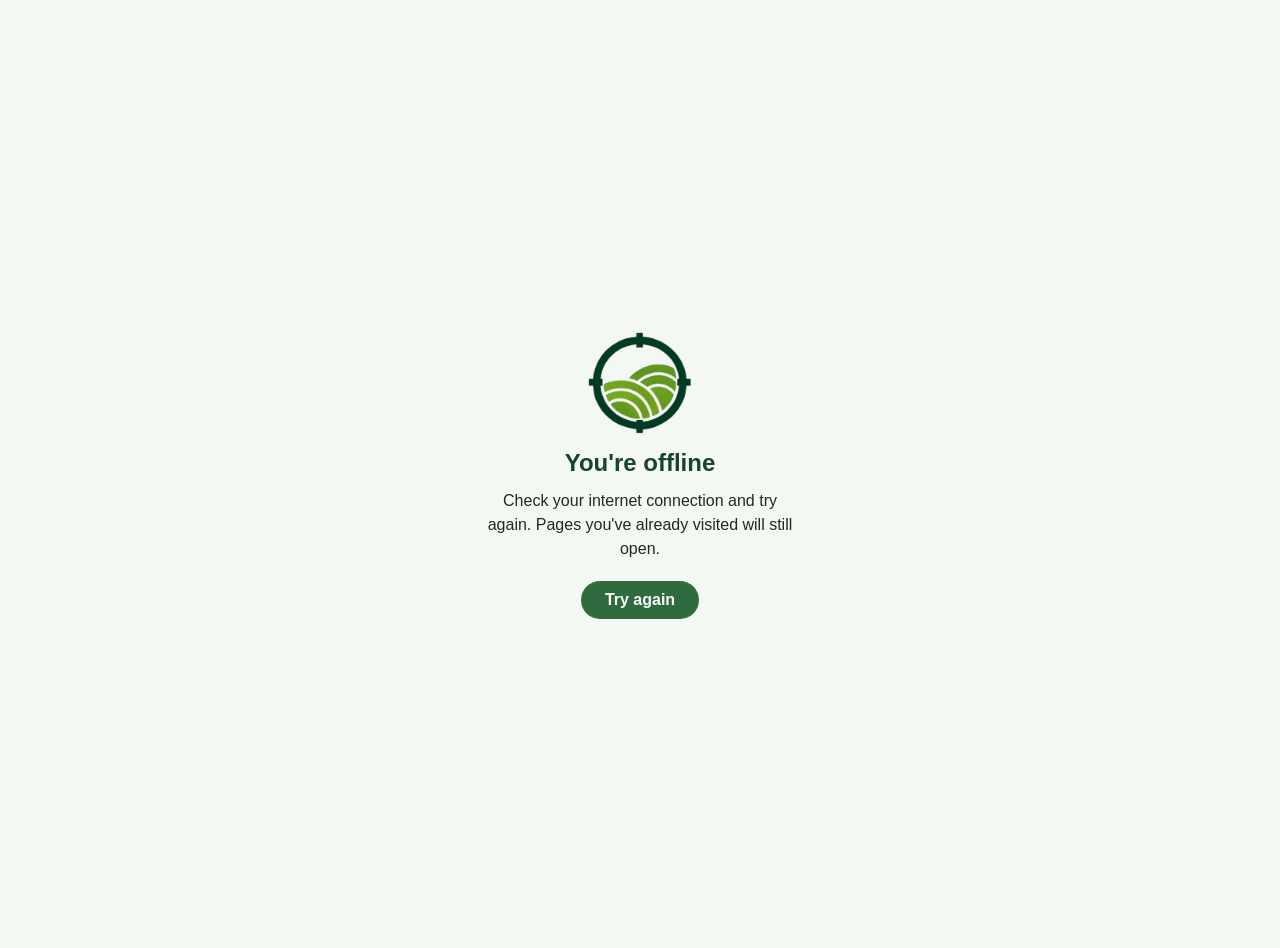
<file: offline.html>
<!DOCTYPE html>
<html lang="en">
<head>
    <meta charset="UTF-8">
    <meta name="viewport" content="width=device-width, initial-scale=1.0">
    <title>Offline | Cedar Park</title>
    <style>
        body {
            margin: 0;
            min-height: 100vh;
            display: flex;
            flex-direction: column;
            align-items: center;
            justify-content: center;
            gap: 12px;
            padding: 24px;
            text-align: center;
            font-family: Arial, sans-serif;
            background: #f4f8f3;
            color: #1f2a22;
        }
        img { width: 110px; height: auto; }
        h1 { margin: 0; color: #16452a; font-size: 1.5rem; }
        p { margin: 0; max-width: 320px; line-height: 1.5; }
        button {
            margin-top: 8px;
            padding: 10px 24px;
            border: 0;
            border-radius: 30px;
            background: #2f6b3f;
            color: #fff;
            font: inherit;
            font-weight: bold;
        }
    </style>
</head>
<body>
    <img src="images/logo.png" alt="Cedar Park logo">
    <h1>You're offline</h1>
    <p>Check your internet connection and try again. Pages you've already visited will still open.</p>
    <button onclick="location.reload()">Try again</button>
</body>
</html>
</file>
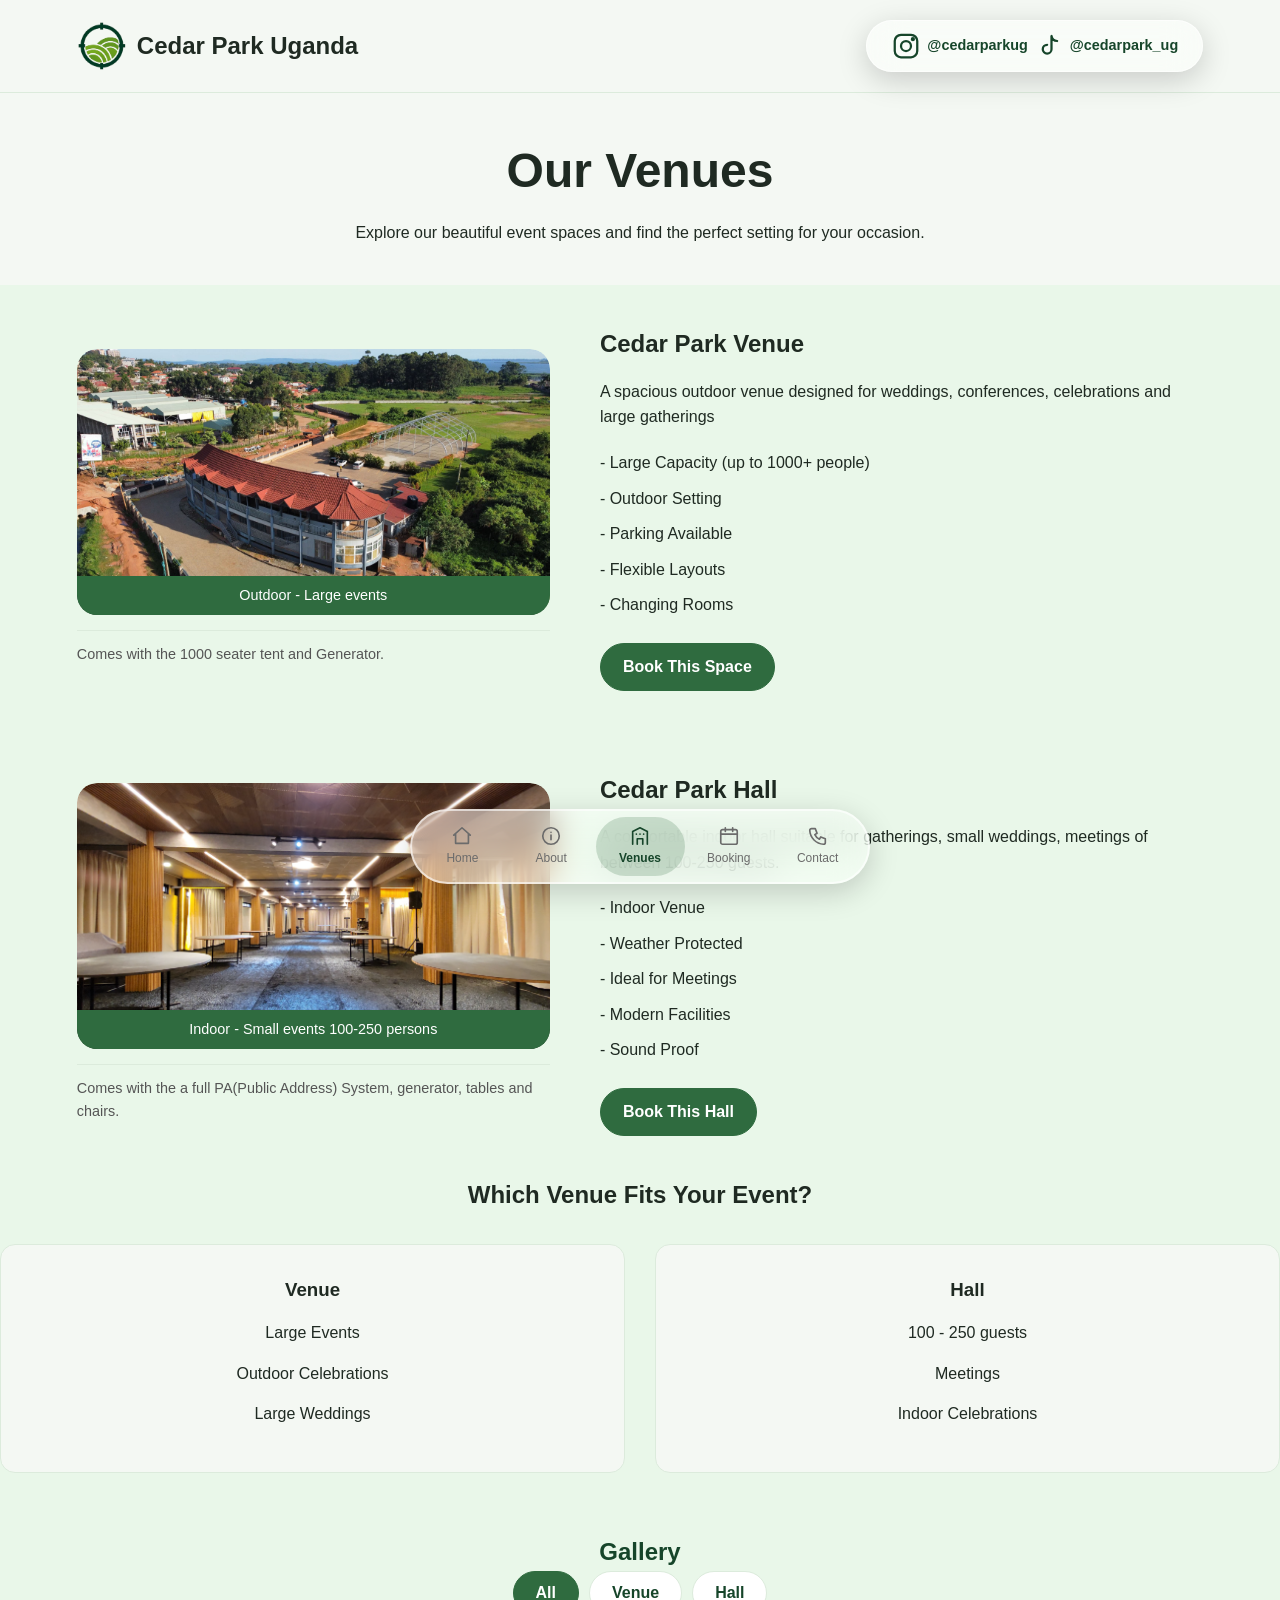
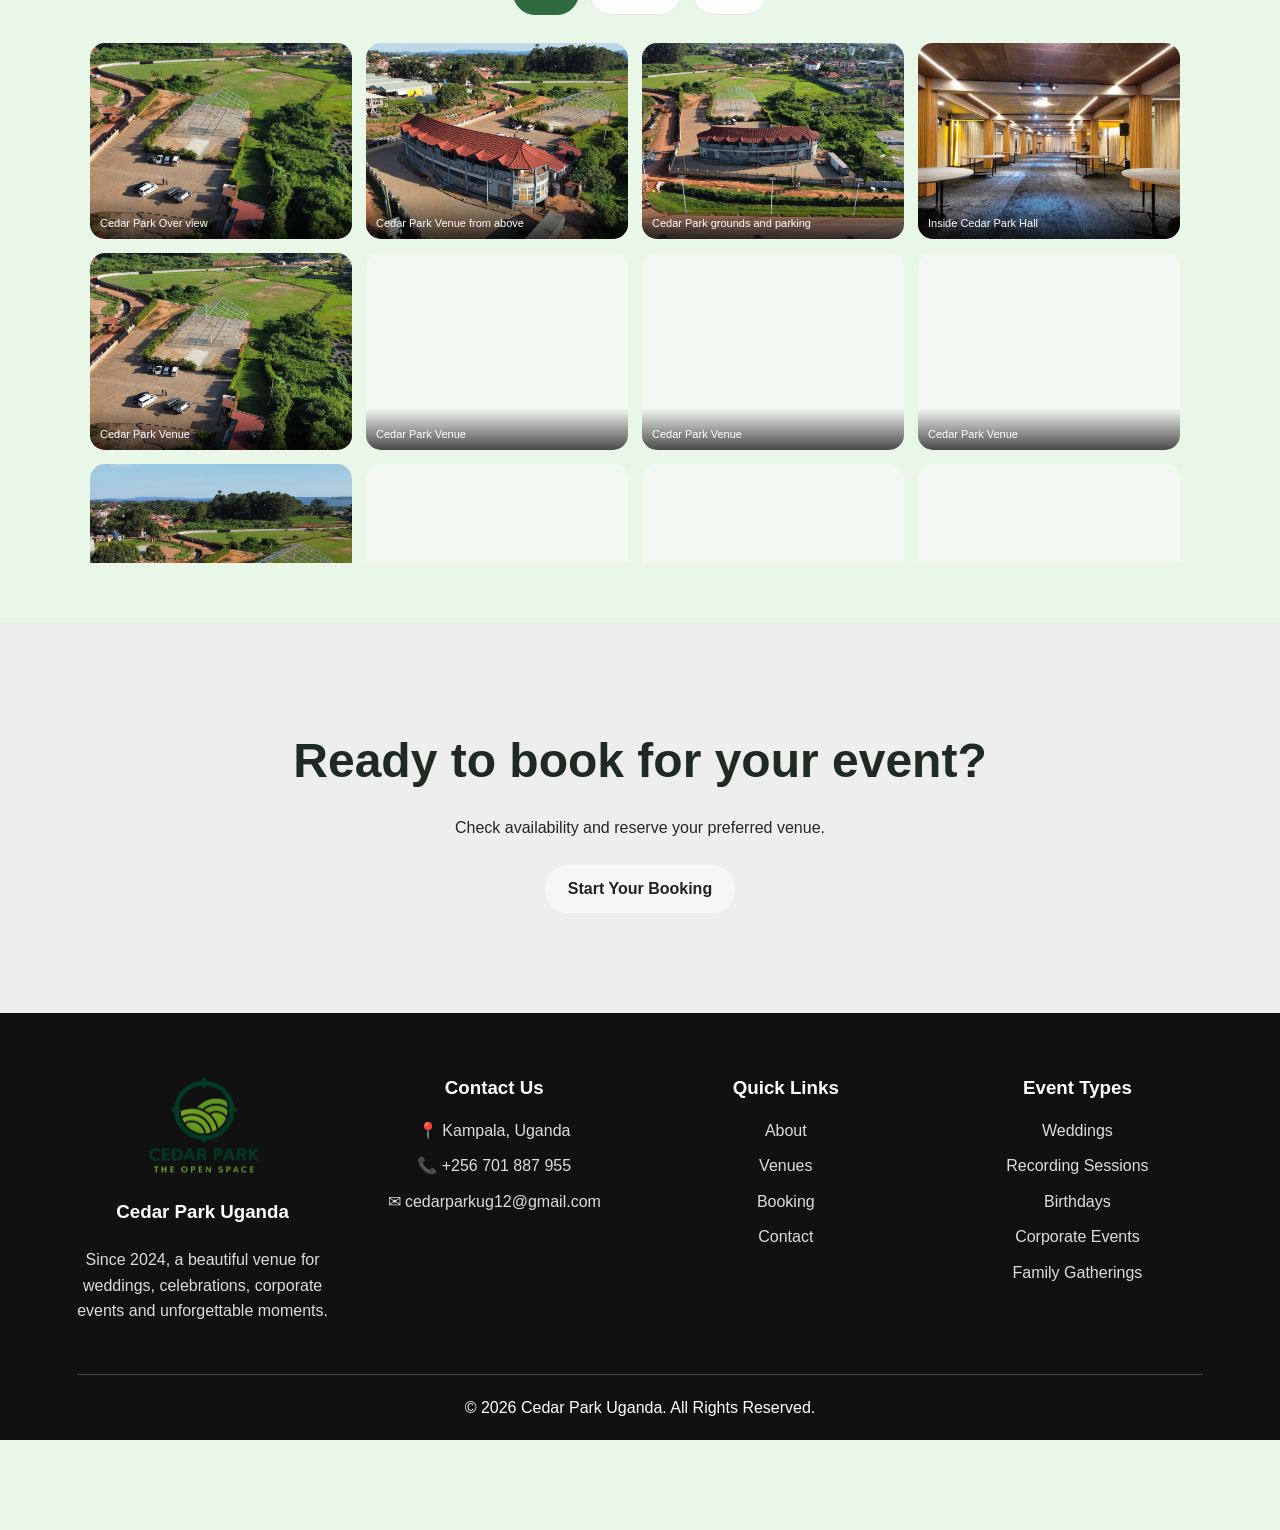
<file: venue.html>
<!DOCTYPE html>
<html lang="en">
<head>
    <meta charset="UTF-8">
    <meta name="viewport" content="width=device-width, initial-scale=1.0">
    <title>Venues | Cedar Park</title>
    <link rel="stylesheet" href="css/style.css">
    <link rel="stylesheet" href="css/venue.css">
    <link rel="stylesheet" href="css/gallery.css">
    <link rel="stylesheet" href="css/page-entrance.css">
    <script>(function(){var d=document.documentElement;if(matchMedia("(prefers-reduced-motion: reduce)").matches||!("IntersectionObserver" in window))return;d.classList.add("motion-pending");setTimeout(function(){d.classList.remove("motion-pending")},1500)})();</script>
    <script src="js/page-entrance.js" defer></script>

    <link rel="icon" type="image/png" href="images/logo.png">
    <link rel="apple-touch-icon" href="images/apple-touch-icon.png">
    <link rel="manifest" href="manifest.json">
    <meta name="theme-color" content="#f4f8f3">
    <meta name="mobile-web-app-capable" content="yes">
    <meta name="apple-mobile-web-app-capable" content="yes">
    <meta name="apple-mobile-web-app-title" content="Cedar Park">
    <meta name="apple-mobile-web-app-status-bar-style" content="default">
    <script src="js/pwa.js" defer></script>

    

</head>

<body>
    <!-- Header and Navigation bar -->
    <header>
        <nav class="navbar">
            <div class="logo">
                <img src="images/logo.png" alt="Cedar Park logo">
                <span>Cedar Park Uganda</span>
            </div>

            <div class="nav-social">
                <a href="https://www.instagram.com/cedarparkug" target="_blank" rel="noopener" aria-label="Cedar Park on Instagram">
                    <svg viewBox="0 0 24 24"><rect x="3" y="3" width="18" height="18" rx="5"/><circle cx="12" cy="12" r="4"/><circle cx="17.5" cy="6.5" r="0.8" fill="currentColor"/></svg>
                    <span>@cedarparkug</span>
                </a>

                <a href="https://www.tiktok.com/@cedarpark_ug" target="_blank" rel="noopener" aria-label="Cedar Park on TikTok">
                    <svg viewBox="0 0 24 24"><path d="M14 4v10.5a3.5 3.5 0 11-3.5-3.5M14 4c.4 2.3 2 3.8 4.5 4"/></svg>
                    <span>@cedarpark_ug</span>
                </a>
            </div>

            <div class="nav-links">
                <span class="nav-indicator"></span>

                <a href="index.html">
                    <svg viewBox="0 0 24 24"><path d="M3 11l9-8 9 8M5 10v10h14V10"/></svg>
                    <span>Home</span>
                </a>

                <a href="about.html">
                    <svg viewBox="0 0 24 24"><circle cx="12" cy="12" r="9"/><path d="M12 11v5M12 8h.01"/></svg>
                    <span>About</span>
                </a>

                <a href="venue.html">
                    <svg viewBox="0 0 24 24"><path d="M4 21V7l8-4 8 4v14M9 21v-6h6v6M8 10h.01M12 10h.01M16 10h.01"/></svg>
                    <span>Venues</span>
                </a>

                <a href="booking.html">
                    <svg viewBox="0 0 24 24"><rect x="3" y="5" width="18" height="16" rx="2"/><path d="M3 10h18M8 3v4M16 3v4"/></svg>
                    <span>Booking</span>
                </a>

                <a href="contact.html">
                    <svg viewBox="0 0 24 24"><path d="M5 4h4l2 5-2.5 1.5a11 11 0 005 5L15 13l5 2v4a2 2 0 01-2 2A16 16 0 013 6a2 2 0 012-2z"/></svg>
                    <span>Contact</span>
                </a>

                
            </div>
        </nav>
    </header>


    <main>
        <section class="venues-hero">
            <h1>Our Venues</h1>
            <p>
                Explore our beautiful event spaces and find
                the perfect setting for your occasion.
            </p>
        </section>

        <!-- Venue 1 -->
        <section class="venue-showcase">
            <div class="venue-media">
                <div class="venue-photo">
                    <span class="venue-badge">Outdoor - Large events</span>
                    <img src="images/cedar-park-venue.jpg" alt="Cedar Park Venue" loading="lazy">
                </div>

                <p class="venue-photo-note">
                    Comes with the 1000 seater tent
                    and Generator.
                </p>
            </div>


            <div class="venue-details">
                <h2>Cedar Park Venue</h2>
                <p>
                    A spacious outdoor venue designed for 
                    weddings, conferences, celebrations 
                    and large gatherings
                </p>

                <ul>
                    <li>- Large Capacity (up to 1000+ people)</li>
                    <li>- Outdoor Setting</li>
                    <li>- Parking Available</li>
                    <li>- Flexible Layouts</li>
                    <li>- Changing Rooms</li>
                </ul>

                <a href="booking.html?space=venue" class="btn primary-btn">Book This Space</a>
            </div>
        </section>

        <!-- Venue 2 -->
        <section class="venue-showcase">
            <div class="venue-media">
                <div class="venue-photo">
                    <span class="venue-badge">Indoor - Small events 100-250 persons</span>
                    <img src="images/cedar-park-hall.jpg" alt="Cedar Park Hall" loading="lazy">
                </div>

                <p class="venue-photo-note">
                    Comes with the a full PA(Public Address) System,
                    generator, tables and chairs.
                </p>
            </div>
            


            <div class="venue-details">
                <h2>Cedar Park Hall</h2>
                <p>
                    A comfortable indoor hall suitable for
                    gatherings, small weddings, meetings of between
                    100-250 guests.
                </p>

                <ul>
                    <li>- Indoor Venue</li>
                    <li>- Weather Protected</li>
                    <li>- Ideal for Meetings</li>
                    <li>- Modern Facilities</li>
                    <li>- Sound Proof</li>
                </ul>

                <a href="booking.html?space=hall" class="btn primary-btn">Book This Hall</a>
            </div>
        </section>

        <!-- Capacity Comparison -->
        <section class="comparison">
            <h2>Which Venue Fits Your Event?</h2>
            <div class="comparison-cards">
                <div class="compare-card">
                    <h3>Venue</h3>
                    <p>Large Events</p>
                    <p>Outdoor Celebrations</p>
                    <p>Large Weddings</p>
                </div>

                <div class="compare-card">
                <h3>Hall</h3>
                <p>100 - 250 guests</p>
                <p>Meetings</p>
                <p>Indoor Celebrations</p>
            </div>
            </div>

            
        </section>

        <!-- Gallery Sections -->
        <section class="gallery" id="gallery">
            <h2>Gallery</h2>
            <div class="gal-tabs" id="galTabs">
                <button class="active" data-filter="all" aria-pressed="true">All</button>
                <button data-filter="venue" aria-pressed="false">Venue</button>
                <button data-filter="hall" aria-pressed="false">Hall</button>
            </div>

            <div class="gal-grid" id="galGrid"></div>
            <p class="gal-empty" id="galEmpty" hidden>More photos coming soon...</p>
        </section>

        <div class="lightbox" id="lightbox" hidden role="dialog" aria-modal="true" aria-label="Photo viewer">
            <button class="lb-close" aria-label="Close">×</button>
            <button class="lb-prev" aria-label="Previous photo">‹</button>
            <img alt="">
            <video controls playsinline preload="metadata" hidden></video>
            <button class="lb-next" aria-label="Next photo">›</button>
            <span class="lb-count"></span>
        </div>

        <!-- Final Booking CTA -->
        <section class="booking-cta">
            <h2>
                Ready to book for your event?
            </h2>

            <p>
                Check availability and reserve
                your preferred venue.
            </p>

            <a href="booking.html" class="btn primary-btn">Start Your Booking</a>
        </section>
    </main>

     <footer class="footer">
        <div class="footer-container">

            <div class="footer-column company-info">
                <img src="images/cedar-logo.png" alt="Cedar Park Logo" class="footer-logo">

                <h3>Cedar Park Uganda</h3>
                <p>
                    Since 2024, a beautiful venue for weddings,
                    celebrations, corporate events and
                    unforgettable moments.
                </p>
            </div>

            <div class="footer-column">
                <h3>Contact Us</h3>
                <p>📍 Kampala, Uganda</p>
                <p>📞 +256 701 887 955</p>
                <a href="mailto:cedarparkug12@gmail.com">✉ cedarparkug12@gmail.com</a>
            </div>

            <div class="footer-column">
                <h3>Quick Links</h3>
                <a href="about.html">About</a>
                <a href="venue.html">Venues</a>
                <a href="booking.html">Booking</a>
                <a href="contact.html">Contact</a>
            </div>

            <div class="footer-column">
                <h3>Event Types</h3>
                <p>Weddings</p>
                <p>Recording Sessions</p>
                <p>Birthdays</p>
                <p>Corporate Events</p>
                <p>Family Gatherings</p>
            </div>

        </div>

        <hr>

        <div class="footer-bottom">
            <p>© 2026 Cedar Park Uganda. All Rights Reserved.</p>
        </div>
    </footer>

    <script src="js/script1.js"></script>
    <script src="js/gallery.js"></script>

</body>
</html>
</file>
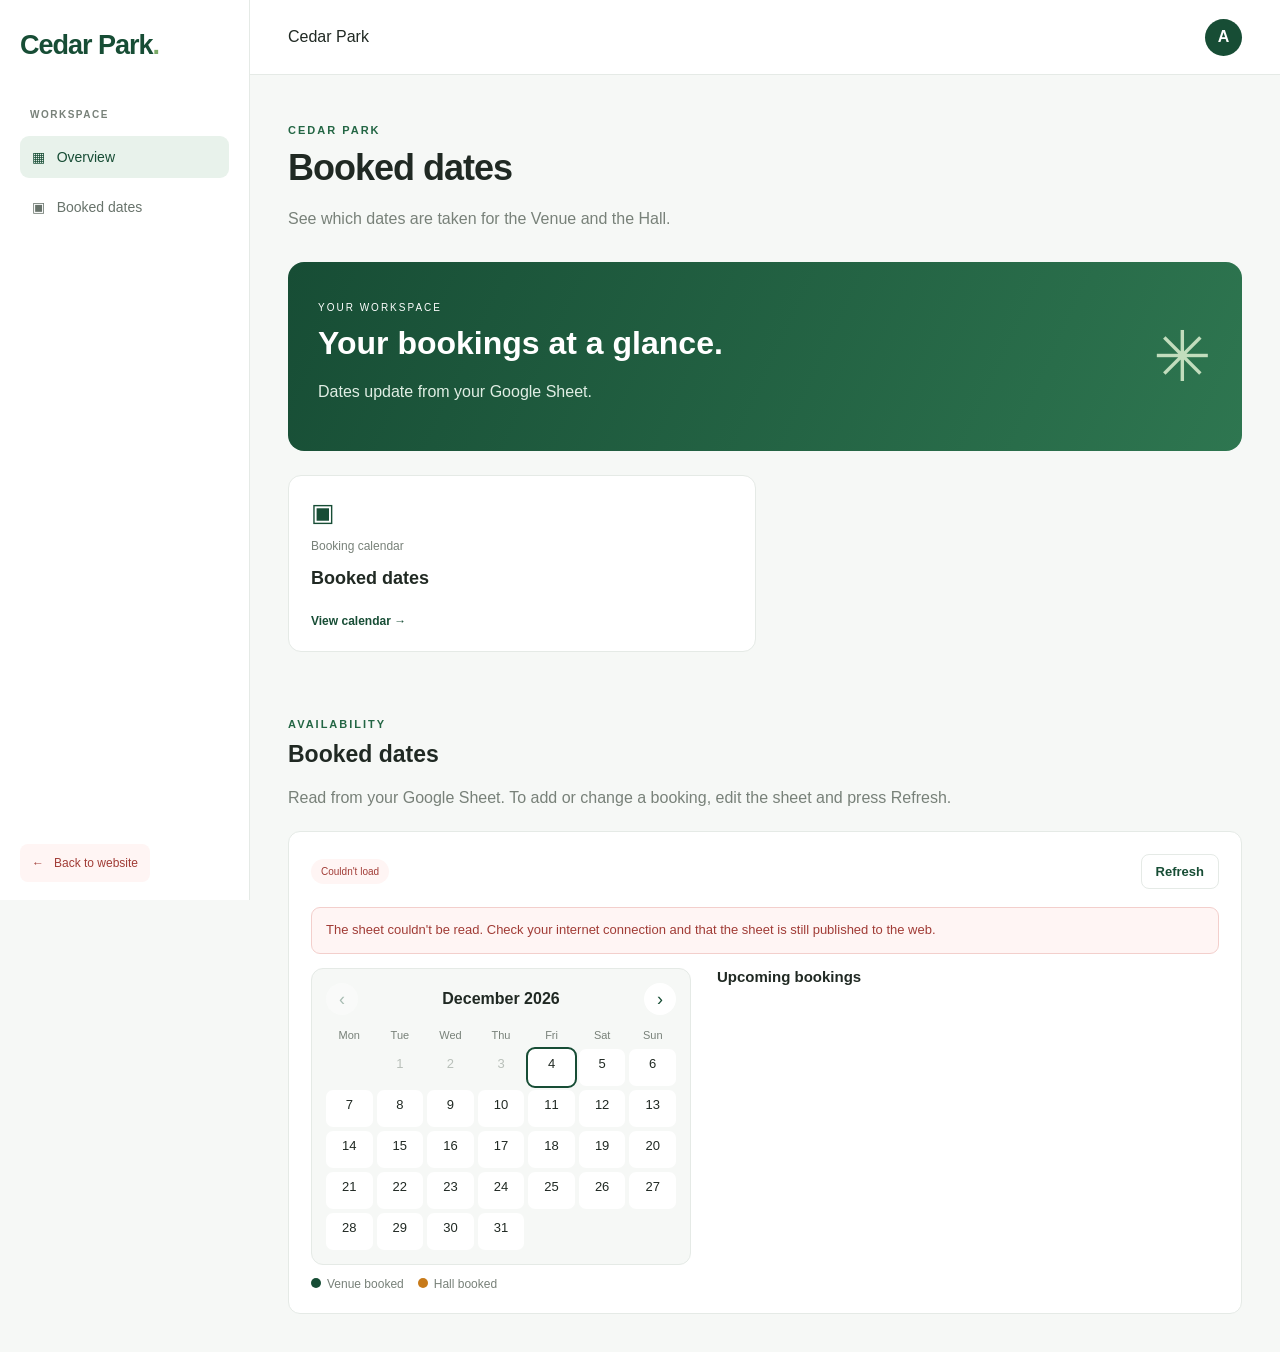
<file: admin/dashboard.html>
<!DOCTYPE html>
<html lang="en">
<head>
    <meta charset="UTF-8">
    <meta name="viewport" content="width=device-width, initial-scale=1.0">
    <title>Booked dates | Cedar Park</title>
    <meta name="robots" content="noindex, nofollow">
    <link rel="stylesheet" href="admin.css">
    <link rel="stylesheet" href="bookings.css">
</head>
<body class="dashboard-page">

    <aside class="sidebar" id="sidebar">
        <a href="../index.html" class="brand">Cedar Park<span>.</span></a>
        <p class="sidebar-label">WORKSPACE</p>

        <nav class="admin-nav">
            <a href="#overview" class="nav-link active">▦ &nbsp; Overview</a>
            <a href="#bookings" class="nav-link">▣ &nbsp; Booked dates</a>
        </nav>

        <div class="sidebar-bottom">
            <a href="../index.html" class="logout-button">← &nbsp; Back to website</a>
        </div>
    </aside>

    <main class="dashboard-main">
        <header class="topbar">
            <button id="menuButton" class="menu-button"
                aria-label="Toggle navigation">☰</button>
            <span>Cedar Park</span>
            <span class="admin-avatar">A</span>
        </header>

        <section id="overview" class="dashboard-content">
            <p class="eyebrow">CEDAR PARK</p>
            <h1>Booked dates</h1>
            <p class="muted">See which dates are taken for the Venue and the Hall.</p>

            <div class="welcome-panel">
                <div>
                    <p class="welcome-tag">YOUR WORKSPACE</p>
                    <h2>Your bookings at a glance.</h2>
                    <p>Dates update from your Google Sheet.</p>
                </div>
                <div class="welcome-icon">✳</div>
            </div>

            <div class="stats-grid">
                <article class="stat-card">
                    <span class="stat-icon">▣</span>
                    <p>Booking calendar</p>
                    <h2>Booked dates</h2>
                    <a href="#bookings">View calendar →</a>
                </article>

            </div>

            <section id="bookings" class="management-section">
                <div>
                    <p class="eyebrow">AVAILABILITY</p>
                    <h2>Booked dates</h2>
                    <p class="muted">Read from your Google Sheet. To add or change a booking, edit the sheet and press Refresh.</p>
                </div>

                <div class="bk-panel">
                    <div class="bk-toolbar">
                        <span class="status-pill" id="bkStatus">Loading...</span>
                        <span class="bk-meta" id="bkMeta"></span>
                        <span class="spacer"></span>
                        <button type="button" class="bk-btn" id="bkRefresh">Refresh</button>
                        <a class="bk-btn solid" id="bkEdit" href="#" target="_blank" rel="noopener">Edit in Google Sheets</a>
                    </div>

                    <div id="bkNotices"></div>

                    <div class="bk-layout">
                        <div>
                            <div class="bk-cal" id="bkCal"></div>
                            <p class="bk-legend">
                                <span><i class="dv"></i>Venue booked</span>
                                <span><i class="dh"></i>Hall booked</span>
                            </p>
                        </div>

                        <div class="bk-list">
                            <h3>Upcoming bookings</h3>
                            <ul id="bkList"></ul>

                            <details class="bk-past" id="bkPast" hidden>
                                <summary>Past bookings (<span id="bkPastCount">0</span>)</summary>
                                <ul id="bkPastList"></ul>
                            </details>
                        </div>
                    </div>
                </div>
            </section>
</section>
    </main>

    <script src="admin.js"></script>
    <script src="bookings.js"></script>
</body>
</html>
</file>
<file: css/style.css>
:root {
    --cedar-dark: #16452a;
    --cedar-green: #2f6b3f;
    --cedar-light: #dcebdc;
    --cedar-pale: #f4f8f3;
    --cedar-text: #1f2a22;
}

/* =============================
    GENERAL
=============================*/

* {
    margin: 0;
    padding: 0;
    box-sizing: border-box;
    -webkit-tap-highlight-color: transparent;
}

a:focus,
button:focus,
.btn:focus {
    outline: none;
}

html {
    scroll-behavior: smooth;
}

body {
    padding-bottom: 90px;
    font-family: Arial, sans-serif;
    line-height: 1.6;
    color: var(--cedar-text);
    background-color: #e9f7e9;
}

h1,
h2,
h3,
h4,
h5,
h6 {
    font-family: "Bahnschrift Semibold", Bahnschrift, Arial, sans-serif;
    font-weight: 600;
}



a {
    text-decoration: none;
    color: inherit;
}


/* ============================
    NAVIGATION
============================*/

.navbar {
    width: 100%;
    display: flex;
    justify-content: space-between;
    align-items: center;

    padding: 20px 6%;

    background-color: var(--cedar-pale);
    border-bottom: 1px solid var(--cedar-light);
}

.logo {
    display: flex;
    align-items: center;
    gap: 10px;
    font-family: "Bahnschrift Semibold", Bahnschrift, Arial, sans-serif;
    font-size: 1.5rem;
    font-weight: 900;
}

.logo img {
    width: 50px;
    height: 50px;
    object-fit: contain;
}

.nav-links {
    position: fixed;
    bottom: 16px;
    left: 50%;
    transform: translateX(-50%);
    width: min(92%, 460px);
    display: flex;
    gap: 0;
    padding: 6px;
    z-index: 1000;

    background: rgba(255, 255, 255, 0.5);
    backdrop-filter: blur(18px) saturate(180%);
    -webkit-backdrop-filter: blur(18px) saturate(180%);
    border: 2px solid rgba(255, 255, 255, 0.6);
    border-radius: 40px;
    box-shadow: 0 8px 30px rgba(0, 0, 0, 0.18);
}

.nav-links a {
    position: relative;
    z-index: 1;
    flex: 1;
    display: flex;
    flex-direction: column;
    align-items: center;
    gap: 2px;
    padding: 8px 0;
    font-size: 0.75rem;
    color: #6b6b6b;
    transition: color 0.3s ease;
}

.nav-links a:hover { 
    color: var(--cedar-green); 
    transform: none; 
}
.nav-links a.active { 
    color: var(--cedar-dark); 
    font-weight: bold; 
}

.nav-links svg {
    width: 22px;
    height: 22px;
    fill: none;
    stroke: currentColor;
    stroke-width: 1.8;
    stroke-linecap: round;
    stroke-linejoin: round;
}

.nav-links a svg {
    transition: transform 0.25s ease;
    transform-origin: center;
}

.nav-links a span {
    display: inline-block;
    transition: transform 0.25s ease, color 0.25s ease;
    transform-origin: center;
}

.nav-links a:hover svg {
    transform: scale(1.18);
}

.nav-links a:hover span {
    transform: scale(1.08);
    color: var(--cedar-green);
}

.nav-indicator {
    position: absolute;
    top: 6px;
    bottom: 6px;
    left: 0;
    width: 0;
    border-radius: 30px;
    background: rgba(47, 107, 63, 0.2);
    transition: transform 0.45s cubic-bezier(0.34, 1.3, 0.5, 1),
                width 0.45s ease;
    z-index: 0;
}



/* ============================
    HERO
============================*/

.hero {
    min-height: 75vh;

    display: flex;
    align-items: center;

    padding: 80px 6%;

    background: 
        linear-gradient(
            rgba(0, 0, 0, 0.45),
            rgba(0, 0, 0, 0.45)
        );
       

    background-size: cover;
    background-position: center;

    color: white;
    border-radius: 20px;
    
}


.hero-content {
    max-width: 700px;
    width: 50%;
}

.hero-small-text {
    font-size: 0.85rem;
    letter-spacing: 3px;
    margin-bottom: 10px;
}

.hero h1 {
    font-family: Arial, sans-serif;
    font-size: 4rem;
    font-weight: 700;
    line-height: 1.1;
    letter-spacing: normal;
    word-spacing: normal;
    max-width: 1000px;
    margin-bottom: 25px;
}

.hero p {
    max-width: 600px;
    margin-bottom: 30px;
}

.hero-card {
    width: 70%;
    max-width: 1100px;
    margin-top: 50px;
    padding: 20px 30px;

    display: flex;
    justify-content: space-between;
    align-items: center;
    gap: 30px;

    background-color: rgba(255, 255, 255, 0.5);
    backdrop-filter: blur(2px);
    border: 3px solid rgba(255, 255, 255, 0.45);
    -webkit-backdrop-filter: blur(2px);
    color: var(--cedar-text);

    border-radius: 30px;

    transition: all 0.3s ease;
}

.hero-card:hover {
    transform: scale(1.03);
    box-shadow: 0 8px 25px rgba(0, 0, 0, 0.15);
}

.hero-card-text {
    max-width: 600px;
}

.hero-card-text h2 {
    margin-bottom: 10px;
}

.hero-card-text p {
    margin-bottom: 0;
}




/* ============================
    BUTTONS
============================*/

.hero-buttons {
    display: flex;
    gap: 15px;
    flex-wrap: wrap;
}

.hero-card-button {
    display: flex;
    gap: 15px;
    flex-wrap: wrap;
    text-align: center;
}

.btn {
    display: inline-block;

    padding: 8px 18px;

    border-radius: 30px;

    font-weight: bold;
}

/*--booking buttons--*/
.primary-btn {
    background-color: rgba(255, 255, 255, 0.5);
    color: #222;
    padding: 10px 22px;
    border-radius: 40px;
    backdrop-filter: blur(6px);
    -webkit-backdrop-filter: blur(6px);
    border: 1px solid rgba(255, 255, 255, 0.3);
    transition: all 0.3s ease;
}

/*--hover animation--*/
.primary-btn:hover {
    transform: scale(1.08);
    background-color: rgba(255, 255, 255, 0.6);
    color: #19632a;
    box-shadow: 0 4px 12px rgba(0, 0, 0, 0.2);
}

/*--click animation--*/
.primary-btn:active {
    transform: scale(0.95);
    box-shadow: 0 2px 6px rgba(0, 0, 0, 0.2);
}


.secondary-btn {
    border: 1px solid #fff;
    color: #fff;
}


/* ============================
    SECTIONS
============================*/

.welcome,
.venues {
    padding: 40px 6%;
}

.section-heading {
    max-width: 900px;
    margin-bottom: 40px;
}

.section-heading p {
    font-size: 0.8rem;
    letter-spacing: 3px;
    margin-bottom: 10px;
}

.section-heading h2 {
    font-size: clamp(2rem, 4vw, 3.5rem);
    line-height: 1.15;
    max-width: 900px;
}

.welcome-text {
    max-width: 700px;
    margin-bottom: 15px;
    text-align: justify;
}

/* ============================
    VENUES
============================*/

.venue-container {
    display: grid;

    grid-template-columns:
        repeat(2, 1fr);

    gap: 30px;
}

.venue-card {
    background: var(--cedar-pale);
    border: 1px solid var(--cedar-light);
    overflow: hidden;
    border-radius: 15px;
    transition: all 0.3s ease;
}

.venue-card:hover {
    transform: translateY(-5px);
    box-shadow: 0 10px 25px rgba(0, 0, 0, 0.15);
}

.venue-image {
    height: 350px;

    display: flex;
    justify-content: center;
    align-items: center;

    background-color: #ddd;
}

.venue-image img {
    width: 100%;
    height: 100%;
    object-fit: cover;
    display: block;
}


.venue-info {
    padding: 30px;
}

.venue-info h3 {
    color: var(--cedar-dark);
    font-size: 1.5rem;
    margin-bottom: 10px;
}

.venue-info p {
    margin-bottom: 15px;
}

.venue-info a {
    color: var(--cedar-dark);
    font-weight: bold;
}


/* ============================
    BOOKING CTA
============================*/

.booking-cta {
    padding: 100px 6%;

    text-align: center;

    background-color: #eee;
}

.booking-cta h2 {
    font-size: 3rem;
    margin-bottom: 15px;
}

.booking-cta p {
    margin-bottom: 25px;
}


/* ============================
    FOOTER
============================*/

footer {
    padding: 30px 6%;
    text-align: center;

    background-color: #222;
    color: white;
}

.footer {
    background: #111;
    color: white;
    padding: 60px 6% 20px;
}

.footer-container {
    display: grid;
    grid-template-columns: repeat(4, 1fr);
    gap: 40px;
}

.footer-column h3 {
    margin-bottom: 15px;
    color: #fff;
}

.footer-column p,
.footer-column a {
    display: block;
    color: #ddd;
    margin-bottom: 10px;
    text-decoration: none;
}

.footer-column a:hover {
    color: #fff;
}

.footer hr {
    margin: 40px 0 20px;
    border: none;
    height: 1px;
    background: #444;
}

.footer-bottom {
    text-align: center;
}

.company-info {
    text-align: center;
}

.footer-logo {
    width: 120px;
    height: auto;
    margin-bottom: 10px;
}

.company-info h3 {
    margin-top: 5px;
    margin-bottom: 20px;
}


/* ============================
    MOBILE
============================*/

@media (max-width: 768px) {
    

    .footer-container {
        grid-template-columns: 1fr;
        text-align: center;
    }

    .footer-logo {
        width: 70px;
    }

    .navbar {
        
        flex-direction: column;
        gap: 20px;
        padding: 12px 5%;
    }

    .logo {
        font-size: 1.15rem;
    }

    .logo img {
        width: 38px;
        height: 38px;
    }

    

    /* Hero bacground layout */
    .hero {
        width: 100%;
        min-height: unset;
        margin: 0;
        padding: 45px 6% 30px;

        display: flex;
        flex-direction: column;
        align-items: stretch;
        gap: 25px;

        background-size: cover;
        background-position: center;
        border-radius: 20px;
    }

    /* main heading */
    .hero h1 {
        font-size: clamp(2.1rem, 8vw, 3rem);
        line-height: 1.08;
        margin-bottom: 18px;
        max-width: 100%;
    }

    .hero p {
        max-width: 100%;
        margin-bottom: 0;
    }

    .hero-small-text {
        font-size: 0.75rem;
        letter-spacing: 2px;
    }

    /* booking card */
    .hero-card {
        width: 100%;
        max-width: none;
        margin-top: 90px;
        padding: 22px;

        display: flex;
        flex-direction: column;
        align-items: flex-start;
        gap: 18px;

        border-radius: 34px;
        padding: 16px 18px;
        gap: 12px;
        background-color: rgba(255, 255, 255, 0.5);
        border: 2px solid rgba(255, 255, 255, 0.45);
        backdrop-filter: blur(2px);
        -webkit-backdrop-filter: blur(2px);
    }

    .hero-card-text {
        width: 100%;
        max-width: none;
    }

    .hero-card-text h2 {
        font-size: 1.15rem;
        line-height: 1.25;
        margin-bottom: 4px;
    }

    .hero-card-text p {
        font-size: 0.88rem;
        line-height: 1.4;
    }

    .hero-card-button {
        width: 100%;
        display: flex;
        justify-content: flex-start;
    }

    .hero-card-button .btn {
        display: inline-block;
        text-align: center;
    }

    
    .venue-container {
        grid-template-columns: 1fr;
        gap: 25px;
    }

    .venue-image {
        height: 250px;
    }

    .venue-info {
        padding: 22px;
    }

    /* welcome and venue sections */

    .welcome,
    .venues {
        padding: 45px 6%;
    }

    .section-heading h2 {
        font-size: clamp(1.8rem, 6vw, 2.5rem);
        line-height: 1.2;
    }

    .welcome-text {
        max-width: 100%;
        text-align: left;
        line-height: 1.7;
    }


    .booking-cta {
        padding: 55px 6%;
    }

    .booking-cta h2 {
        font-size: 2.2rem;
        line-height: 1.2;
    }

    .booking-cta p {
        line-height: 1.6;
    }

}



.view-link {
    display: inline-block;
    color: #333;
    text-decoration: none;
    transition: all 0.3s ease;
}

.view-link:hover {
    color: #1e4e29;
    transform: scale(1.1);
}

.view-link:active {
    transform: scale(0.95);
    color: #1e4e29;
}

/* Hero slide show */
.hero {
    position: relative;
    isolation: isolate;
}

.hero-slides {
    position: absolute;
    inset: 0;
    z-index: -1;
    overflow: hidden;
    border-radius: inherit;
    animation: none;
}

.hero > .hero-slides {
    animation: none;
}

.hero-slides .slide {
    position: absolute;
    inset: 0;
    background-size: cover;
    background-position: center;
    opacity: 0;
    animation: heroFade 9s infinite;
}

.hero-slides .s1 {
    background-image:
        linear-gradient(rgba(0, 0, 0, 0.45), rgba(0, 0, 0, 0.45)),
        url("../images/venue5.jpg");
}

.hero-slides .s2 {
    background-image:
        linear-gradient(rgba(0, 0, 0, 0.45), rgba(0, 0, 0, 0.45)),
        url("../images/venue10.jpg");
    animation-delay: 3s;
}

.hero-slides .s3 {
    background-image:
        linear-gradient(rgba(0, 0, 0, 0.45), rgba(0, 0, 0, 0.45)),
        url("../images/venue7.jpg");
    animation-delay: 6s;
}

@keyframes heroFade {
    0%   { opacity: 0; transform: scale(1.07); }
    10%   { opacity: 1; transform: scale(1); }
    33%  { opacity: 1; transform: scale(1); }
    40%  { opacity: 0; transform: scale(1); }
    100% { opacity: 0; transform: scale(1); }
}

@media (prefers-reduced-motion: reduce) {
    .hero-slides .slide { animation: none; }
    .hero-slides .s1 { opacity: 1; }
}

/* social links in the header */
.navbar {
    justify-content: space-between;
}

.nav-social {
    display: flex;
    align-items: center;
    gap: 6px;
    padding: 10px 24px;

    background: rgba(255, 255, 255, 0.5);
    backdrop-filter: blur(18px) saturate(180%);
    -webkit-backdrop-filter: blur(18px) saturate(180%);
    border: 1px solid rgba(255, 255, 255, 0.6);
    border-radius: 40px;
    box-shadow: 0 8px 30px rgba(0, 0, 0, 0.18);
}

.nav-social a {
    display: flex;
    align-items: center;
    gap: 6px;
    font-size: 0.9rem;
    font-weight: bold;
    color: var(--cedar-dark);
    transition: color 0.3s ease, transform 0.3s ease;
}

.nav-social a:hover {
    color: var(--cedar-green);
    transform: translateY(-2px);
}

.nav-social svg {
    width: 30px;
    height: 30px;
    flex-shrink: 0;
    fill: none;
    stroke: currentColor;
    stroke-width: 1.8;
    stroke-linecap: round;
    stroke-linejoin: round;
}

@media (max-width: 768px) {
    .navbar {
        flex-direction: row;
        gap: 10px;
    }

    .nav-social {
        gap: 14px;
        padding: 8px 16px;

    }

    .nav-social span {
        display: none;
    }
}

/* floating gallery button */
.gallery-fab {
    position: fixed;
    left: calc(50% + 242px);   /* just right of the nav bar (230px = half its width) */
    bottom: 24px;
    z-index: 1000;
    width: 58px;
    height: 58px;
    display: flex;
    align-items: center;
    justify-content: center;

    background: rgba(255, 255, 255, 0.5);
    backdrop-filter: blur(18px) saturate(180%);
    -webkit-backdrop-filter: blur(18px) saturate(180%);
    border: 2px solid rgba(255, 255, 255, 0.6);
    border-radius: 50%;
    box-shadow: 0 8px 30px rgba(0, 0, 0, 0.18);
    transition: transform 0.3s ease, box-shadow 0.3s ease;
}

.gallery-fab:hover {
    transform: translateY(-3px) scale(1.05);
    box-shadow: 0 12px 32px rgba(0, 0, 0, 0.25);
}

.gallery-fab svg {
    width: 34px;
    height: 34px;
    fill: var(--cedar-dark);
    stroke: none;
}

.gallery-fab .hub {
    fill: rgba(255, 255, 255, 0.85);
}

/* phones: no room beside the nav, so sit just above it */
@media (max-width: 640px) {
    .gallery-fab {
        left: auto;
        right: max(4%, calc(50% - 230px));
        bottom: 94px;
        width: 54px;
        height: 54px;
    }

    .gallery-fab svg {
        width: 32px;
        height: 32px;
    }
}


/* Frosted glass navigation over the dark footer */
.nav-links.footer-mode {
    background: rgba(35, 45, 38, 0.48);

    backdrop-filter: blur(18px) saturate(150%);
    -webkit-backdrop-filter: blur(18px) saturate(150%);

    border: 2px solid rgba(255, 255, 255, 0.22);
    border-radius: 40px;
    overflow: hidden;

    
    transition:
        background 0.25s ease,
        border-color 0.25s ease,
        box-shadow 0.25s ease,
        backdrop-filter 0.25s ease;
}

.nav-indicator {
    border-radius: 40px;
}

.nav-links.footer-mode a {
    color: rgba(255, 255, 255, 0.9);
    transition: color 0.3s ease;
}

.nav-links.footer-mode a.active {
    color: #a4e6b0;
}

.nav-links.footer-mode a:hover {
    color: #c6f5ce;
}

.nav-links.footer-mode .nav-indicator {
    background: rgba(115, 210, 135, 0.22);
    backdrop-filter: blur(8px);
    -webkit-backdrop-filter: blur(8px);
}


/* =============================
   CEDAR PARK INTRO VIDEO
============================= */

.intro-video {
    padding: 60px 6%;
    display: flex;
    justify-content: center;
    text-align: center;
}

.intro-video-container {
    width: 100%;
    max-width: 950px;
    margin: 0 auto;
}

.video-label {
    color: var(--cedar-green);
    font-size: 0.8rem;
    letter-spacing: 3px;
    margin-bottom: 10px;
}

.intro-video-container h2 {
    font-size: clamp(1.8rem, 4vw, 3rem);
    line-height: 1.2;
    margin-bottom: 15px;
}

.video-description {
    max-width: 650px;
    margin: 0 auto 30px;
    line-height: 1.7;
}

.intro-video video {
    display: block;
    width: 100%;
    max-width: 900px;
    height: auto;
    aspect-ratio: 16 / 9;
    object-fit: cover;
    margin: 0 auto;
    border-radius: 22px;
    background: #111;
    box-shadow: 0 12px 35px rgba(0, 0, 0, 0.14);
}

/* Mobile adjustments */
@media (max-width: 768px) {
    .intro-video {
        padding: 40px 6%;
    }

    .intro-video-container h2 {
        font-size: clamp(1.7rem, 6vw, 2.3rem);
    }

    .video-description {
        font-size: 0.95rem;
        margin-bottom: 22px;
    }

    .intro-video video {
        border-radius: 16px;
    }
}

.why-us,
.find-us {
    max-width: 1100px;
    margin: 0 auto;
    padding: 50px 6%;
}

.why-us h2,
.find-us h2 {
    text-align: center;
    color: var(--cedar-dark);
    margin-bottom: 28px;
}

.facts {
    display: grid;
    grid-template-columns: repeat(4, 1fr);
    gap: 20px;
}

.fact {
    padding: 24px 16px;
    text-align: center;
    background: var(--cedar-pale);
    border: 1px solid var(--cedar-light);
    border-radius: 15px;
}

.fact strong {
    display: block;
    margin-bottom: 6px;
    font-size: 1.6rem;
    color: var(--cedar-dark);
}

.fact span {
    font-size: 0.95rem;
    color: #555;
}

.find-grid {
    display: grid;
    grid-template-columns: 1fr 1.3fr;
    gap: 30px;
    align-items: center;
}

.find-text p {
    margin-bottom: 14px;
    line-height: 1.6;
    color: #444;
}

.find-btn {
    display: inline-block;
    padding: 12px 26px;
    background: var(--cedar-green);
    color: #fff;
    border-radius: 40px;
    font-weight: bold;
    transition: background 0.3s ease, transform 0.3s ease;
    margin-bottom: 20px;
}

.find-btn:hover {
    background: var(--cedar-dark);
    color: #fff;
    transform: scale(1.04);
}

.find-map {
    width: 100%;
    height: 300px;
    border: 0;
    border-radius: 15px;
}

@media (max-width: 768px) {
    .why-us,
    .find-us {
        padding: 36px 6%;
    }

    .facts {
        grid-template-columns: repeat(2, 1fr);
        gap: 12px;
    }

    .find-grid {
        grid-template-columns: 1fr;
    }

    .find-map {
        height: 250px;
    }
}

/* --------------------------------------------------------------------------------------------------------- */

/* calendar button: right of the nav bar, beside the gallery button */
.dates-fab {
    left: calc(50% + 242px);
    right: auto;
}

/* on the venue page there's no gallery button, so take its place */
.dates-fab svg {
    width: 30px;
    height: 30px;
    fill: none;
    stroke: var(--cedar-dark);
    stroke-width: 1.8;
    stroke-linecap: round;
    stroke-linejoin: round;
}

.dates-fab svg circle {
    fill: var(--cedar-dark);
    stroke: none;
}

.dates-fab.solo {
    left: calc(50% + 242px);
}
/*
.dates-fab svg {
    width: 30px;
    height: 30px;
    fill: none;
    stroke: var(--cedar-dark);
    stroke-width: 1.8;
    stroke-linecap: round;
    stroke-linejoin: round;
} */



.dates-fab svg circle {
    fill: var(--cedar-dark);
    stroke: none;
}

@media (max-width: 640px) {
    .dates-fab {
        left: auto;
        right: max(4%, calc(50% - 230px));
        bottom: 94px;
        width: 54px;
        height: 54px;
    }

    .dates-fab.solo {
        left: auto;
        bottom: 94px;
    }
}

#datesview:not([hidden]) {
    display: block;
    position: relative;
    width: 100%;
    min-height: 70vh;
    padding: 40px 20px 60px;
    box-sizing: border-box;
    background: #f5f8f5;
    
}

#calDates {
    width: 100%;
    max-width: 700px;
    margin: 0 auto;
    margin-top: 20px;
    margin-bottom: 20px;
}

/* floating buttons */

/* floating buttons: smooth change over the dark footer */
.gallery-fab {
    transition:
        transform 0.25s ease,
        box-shadow 0.25s ease,
        background 0.25s ease,
        border-color 0.25s ease;
}

.gallery-fab svg {
    transition: fill 0.25s ease, stroke 0.25s ease;
}

.gallery-fab.footer-mode {
    background: rgba(35, 45, 38, 0.48);
    backdrop-filter: blur(18px) saturate(150%);
    -webkit-backdrop-filter: blur(18px) saturate(150%);
    border: 2px solid rgba(255, 255, 255, 0.22);
}

/* gallery flower */
.gallery-fab.footer-mode svg {
    fill: #a4e6b0;
}

.gallery-fab.footer-mode .hub {
    fill: rgba(35, 45, 38, 0.9);
}

/* calendar icon (drawn with lines, so it needs its own rules) */
.dates-fab.footer-mode svg {
    fill: none;
    stroke: #a4e6b0;
}

.dates-fab.footer-mode svg circle {
    fill: #a4e6b0;
    stroke: none;
}
</file>
<file: css/page-entrance.css>
/* Hides the page for the few milliseconds before the entrance animations
   are set up, so nothing flashes in place first. Set by a tiny script in each
   page's <head>, and removed by page-entrance.js (or after 1.5s as a failsafe). */
html.motion-pending body > * {
    opacity: 0;
}

/* One-shot entrances run only when the script reveals an element. */
.motion-play {
    animation: cedar-page-fly-down 920ms cubic-bezier(0.2, 0.7, 0.2, 1) both;
    animation-delay: var(--motion-delay, 0ms);
    will-change: opacity, transform;
}

.motion-play.motion-from-left {
    animation-name: cedar-page-fly-left;
}

.motion-play.motion-from-up {
    animation-name: cedar-page-fly-up;
}

@keyframes cedar-page-fly-down {
    from {
        opacity: 0;
        transform: translate3d(0, 32px, 0);
    }
    to {
        opacity: 1;
        transform: translate3d(0, 0, 0);
    }
}

@keyframes cedar-page-fly-left {
    from {
        opacity: 0;
        transform: translate3d(-42px, 0, 0);
    }
    to {
        opacity: 1;
        transform: translate3d(0, 0, 0);
    }
}

@keyframes cedar-page-fly-up {
    from {
        opacity: 0;
        transform: translate3d(0, -44px, 0);
    }
    to {
        opacity: 1;
        transform: translate3d(0, 0, 0);
    }
}

html.page-motion-ready .hero {
    background: var(--cedar-dark);
}

html.page-motion-ready .hero::before {
    content: "";
    position: absolute;
    inset: 0;
    z-index: -2;
    border-radius: inherit;
    background:
        linear-gradient(rgba(0, 0, 0, 0.45), rgba(0, 0, 0, 0.45)),
        url("../images/cedar-park.jpg") center / cover no-repeat;
    opacity: 0;
    pointer-events: none;
    animation: cedar-hero-background-in 900ms ease-out forwards;
}

@keyframes cedar-hero-background-in {
    to {
        opacity: 1;
    }
}

@media (prefers-reduced-motion: reduce) {
    .motion-play {
        animation: none !important;
        opacity: 1 !important;
        transform: none !important;
        will-change: auto;
    }

    html.page-motion-ready .hero::before {
        opacity: 1;
        animation: none;
    }
}
</file>
<file: css/splash.css>
.cedar-splash {
    position: fixed;
    inset: 0;
    z-index: 999999;
    display: flex;
    flex-direction: column;
    align-items: center;
    justify-content: center;
    gap: 2px;
    background: white;
    color: #16452a;
    opacity: 1;
    visibility: visible;
    transition: opacity 700ms ease, visibility 700ms ease;
}

.cedar-splash img {
    width: 150px;
    height: 150px;
    object-fit: contain;
    animation: splashLogoIn 900ms ease both;
}

.cedar-splash h1 {
    margin: 0;
    letter-spacing: 1px;
}

.cedar-splash p {
    margin: 0;
    color: #2f6b3f;
    font-size: 12px;
    letter-spacing: 2px;
    animation: splashSubtitleIn 800ms ease 400ms both;
}

.cedar-splash.splash-hidden {
    opacity: 0;
    visibility: hidden;
    pointer-events: none;
}

@keyframes splashLogoIn {
    from {
        opacity: 0;
        transform: scale(0.8);
    }
    to {
        opacity: 1;
        transform: scale(1);
    }
}

@keyframes splashSubtitleIn {
    from {
        opacity: 0;
        transform: translateY(40px);
    }
    to {
        opacity: 1;
        transform: translateY(0);
    }
}

/* mobile */
@media (max-width: 768px) {
    .cedar-splash {
        padding-bottom: 10vh;
    }
}
</file>
<file: css/about.css>
.about {
    padding: 60px 20px;
    text-align: center;
    background-color: #f9f9f9;
}

.about-container h2 {
    font-size: 2rem;
    margin-bottom: 20px;
    color: var(--cedar-green);
}

.highlight {
    background: #fff;
    padding: 20px;
    border-radius: 10px;
    box-shadow: 0 4px 12px rgba(0,0,0,0.1);
    transition: transform 0.3s;
}

.highlight:hover {
    transform: scale(1.05);
}
</file>
<file: css/booking.css>
/* ============================
    BOOKING PAGE
============================*/

[hidden] { display: none !important; }

.booking-block {
    max-width: 900px;
    margin: 0 auto;
    padding: 50px 6% 20px;
}

.booking-block h1 {
    font-size: clamp(2rem, 5vw, 3rem);
    line-height: 1.1;
    color: var(--cedar-dark);
    margin-bottom: 12px;
}

.booking-block h2 { color: var(--cedar-dark); margin-bottom: 8px; }

.lead { color: #555; margin-bottom: 28px; }

/* ---- chooser ---- */
.space-cards {
    display: grid;
    grid-template-columns: 1fr 1fr;
    gap: 24px;
}

.space-card {
    display: flex;
    flex-direction: column;
    background: var(--cedar-pale);
    border: 1px solid var(--cedar-light);
    border-radius: 15px;
    overflow: hidden;
    transition: transform 0.3s ease, box-shadow 0.3s ease;
}

.space-card:hover {
    transform: translateY(-4px);
    box-shadow: 0 10px 25px rgba(0, 0, 0, 0.12);
}

.space-card img { width: 100%; height: 200px; object-fit: cover; }
.space-card div { padding: 20px; }
.space-card h3 { color: var(--cedar-dark); margin-bottom: 6px; }
.space-card p { color: #555; font-size: 0.95rem; margin-bottom: 10px; }

.from { font-weight: bold; color: var(--cedar-dark); }
.from small { display: block; font-weight: normal; color: #666; margin-top: 2px; }

.unsure { margin-top: 24px; color: #555; }
.unsure a, .change-link, .back-link { color: var(--cedar-dark); font-weight: bold; text-decoration: underline; }

/* ---- summary ---- */
.space-summary {
    display: grid;
    grid-template-columns: 1fr 1.2fr;
    gap: 30px;
    align-items: center;
    padding-bottom: 10px;
}

.space-summary img { width: 100%; border-radius: 15px; max-height: 280px; object-fit: cover; }
.space-summary ul { margin: 12px 0; padding-left: 18px; color: #444; }
.space-summary p { color: #555; margin-bottom: 8px; }
.change-link { display: inline-block; margin-top: 8px; }

/* ---- form ---- */
.enquiry-form { display: flex; flex-direction: column; gap: 16px; }
.row { display: grid; grid-template-columns: 1fr 1fr; gap: 16px; }

.enquiry-form label {
    display: flex;
    flex-direction: column;
    gap: 6px;
    font-size: 0.95rem;
    font-weight: bold;
}

.enquiry-form input,
.enquiry-form select,
.enquiry-form textarea {
    font: inherit;
    font-weight: normal;
    padding: 12px 14px;
    background: #fff;
    border: 1px solid #ccc;
    border-radius: 10px;
}

.enquiry-form textarea { min-height: 110px; resize: vertical; }

.enquiry-form input:focus,
.enquiry-form select:focus,
.enquiry-form textarea:focus {
    outline: 2px solid var(--cedar-green);
    outline-offset: 1px;
    border-color: var(--cedar-green);
}

.hint { color: #666; font-size: 0.9rem; margin-top: -6px; }
.error { color: #b3261e; font-weight: bold; }
.hp { position: absolute; left: -9999px; }

.submit-btn {
    display: inline-block;
    align-self: flex-start;
    padding: 13px 28px;
    background: var(--cedar-green);
    color: #fff;
    border: none;
    border-radius: 40px;
    font: inherit;
    font-weight: bold;
    cursor: pointer;
    transition: background 0.3s ease, transform 0.3s ease;
}

.submit-btn:hover { background: var(--cedar-dark); color: #fff; transform: scale(1.04); }
.submit-btn:disabled { opacity: 0.6; cursor: wait; transform: none; }

/* ---- confirmation ---- */
.ref-box {
    background: var(--cedar-pale);
    border: 1px solid var(--cedar-light);
    border-radius: 15px;
    padding: 22px;
    margin-bottom: 28px;
}

.ref-box span { color: #555; font-size: 0.9rem; }
.ref-box strong { display: block; font-size: 1.8rem; color: var(--cedar-dark); margin: 4px 0; }
.ref-box p { color: #555; }

.next-steps { margin: 10px 0 28px; padding-left: 20px; color: #444; line-height: 1.8; }
.done .submit-btn { margin-right: 16px; }

/* ---- mobile ---- */
@media (max-width: 768px) {
    .booking-block { padding-top: 36px; }
    .space-cards,
    .space-summary,
    .row { grid-template-columns: 1fr; }
    .submit-btn { align-self: stretch; text-align: center; }
    .back-link { display: inline-block; margin-top: 16px; }
}
</file>
<file: css/availability.css>
/* ============================
    BOOKED DATES CALENDAR
============================*/

.cal {
    max-width: 420px;
    padding: 16px;
    background: var(--cedar-pale);
    border: 1px solid var(--cedar-light);
    border-radius: 15px;
}

.cal-head {
    display: flex;
    align-items: center;
    justify-content: space-between;
    margin-bottom: 12px;
    color: var(--cedar-dark);
}

.cal-head button {
    width: 36px;
    height: 36px;
    border: none;
    border-radius: 50%;
    background: #fff;
    color: var(--cedar-dark);
    font-size: 1.3rem;
    line-height: 1;
    cursor: pointer;
}

.cal-head button:disabled {
    opacity: 0.35;
    cursor: default;
}

.cal-grid {
    display: grid;
    grid-template-columns: repeat(7, 1fr);
    gap: 4px;
    text-align: center;
}

.dow {
    padding: 4px 0;
    font-size: 0.75rem;
    color: #666;
}

.day {
    padding: 9px 0;
    border-radius: 8px;
    background: #fff;
    font-size: 0.95rem;
}

.day.past {
    background: transparent;
    color: #bbb;
}

.day.booked {
    background: #d9d9d9;
    color: #777;
    text-decoration: line-through;
}

.day.today {
    outline: 2px solid var(--cedar-green);
}

.cal-note {
    margin-top: 10px;
    font-size: 0.9rem;
    color: #555;
}

.cal-legend {
    display: flex;
    gap: 18px;
    margin-top: 12px;
    font-size: 0.9rem;
    color: #555;
}

.sw {
    display: inline-block;
    width: 14px;
    height: 14px;
    margin-right: 6px;
    border-radius: 4px;
    vertical-align: -2px;
}

.sw.free  { background: #fff; border: 1px solid var(--cedar-light); }
.sw.taken { background: #d9d9d9; }


/* calendar */
.day.tall {
    position: relative;
    padding: 7px 0 15px;
}

.day .dots {
    position: absolute;
    left: 0;
    right: 0;
    bottom: 4px;
    display: flex;
    justify-content: center;
    gap: 3px;
}

.day .dots b {
    width: 6px;
    height: 6px;
    border-radius: 50%;
}

.dot-v, .sw.v { background: var(--cedar-green); }
.dot-h, .sw.h { background: #c77a1a; }
.sw.v, .sw.h { border-radius: 50%; }

.dv-cta {
    display: inline-block;
    margin-top: 20px;
    padding: 12px 26px;
    background: var(--cedar-green);
    color: #fff;
    border-radius: 40px;
    font-weight: bold;
}

.dv-cta:hover {
    background: var(--cedar-dark);
    color: #fff;
}
</file>
<file: css/contact.css>
/* ============================
    CONTACT PAGE
============================*/

.contact-intro {
    padding: 60px 6% 20px;
    max-width: 760px;
}

.contact-intro h1 {
    font-size: clamp(2.2rem, 5vw, 3.5rem);
    line-height: 1.1;
    color: var(--cedar-dark);
    margin-bottom: 12px;
}

.contact-intro p {
    color: #555;
}

/* quick contact cards */
.quick-contact {
    display: grid;
    grid-template-columns: repeat(3, 1fr);
    gap: 20px;
    padding: 20px 6% 40px;
}

.quick-card {
    display: flex;
    flex-direction: column;
    gap: 4px;
    padding: 24px;
    background: var(--cedar-pale);
    border: 1px solid var(--cedar-light);
    border-radius: 15px;
    transition: transform 0.3s ease, box-shadow 0.3s ease;
}

.quick-card:hover {
    transform: translateY(-4px);
    box-shadow: 0 10px 25px rgba(0, 0, 0, 0.12);
}

.quick-card svg {
    width: 28px;
    height: 28px;
    margin-bottom: 6px;
    fill: none;
    stroke: var(--cedar-green);
    stroke-width: 1.8;
    stroke-linecap: round;
    stroke-linejoin: round;
}

.quick-card strong {
    font-size: 1.1rem;
    color: var(--cedar-dark);
}

.quick-card span {
    color: #555;
    font-size: 0.95rem;
    overflow-wrap: anywhere;
}

/* form + visit */
.contact-main {
    display: grid;
    grid-template-columns: 1fr 1fr;
    gap: 40px;
    padding: 20px 6% 50px;
}

.enquiry-form,
.visit {
    display: flex;
    flex-direction: column;
    gap: 16px;
}

.enquiry-form h2,
.visit h2,
.faq h2 {
    color: var(--cedar-dark);
}

.enquiry-form label {
    display: flex;
    flex-direction: column;
    gap: 6px;
    font-size: 0.95rem;
    font-weight: bold;
}

.enquiry-form input,
.enquiry-form select,
.enquiry-form textarea {
    font: inherit;
    font-weight: normal;
    padding: 12px 14px;
    background: #fff;
    border: 1px solid #ccc;
    border-radius: 10px;
}

.enquiry-form textarea {
    min-height: 120px;
    resize: vertical;
}

.enquiry-form input:focus,
.enquiry-form select:focus,
.enquiry-form textarea:focus {
    outline: 2px solid var(--cedar-green);
    outline-offset: 1px;
    border-color: var(--cedar-green);
}

.send-btn,
.directions-btn {
    display: inline-block;
    align-self: flex-start;
    padding: 12px 26px;
    background: var(--cedar-green);
    color: #fff;
    border: none;
    border-radius: 40px;
    font: inherit;
    font-weight: bold;
    cursor: pointer;
    transition: background 0.3s ease, transform 0.3s ease;
}

.send-btn:hover,
.directions-btn:hover {
    background: var(--cedar-dark);
    transform: scale(1.04);
}

.visit .hours {
    color: #555;
}

.map {
    width: 100%;
    height: 260px;
    border: 0;
    border-radius: 15px;
}

/* FAQ */
.faq {
    max-width: 900px;
    padding: 20px 6% 60px;
}

.faq details {
    padding: 16px 0;
    border-bottom: 1px solid var(--cedar-light);
}

.faq summary {
    cursor: pointer;
    font-weight: bold;
    color: var(--cedar-dark);
}

.faq details p {
    margin-top: 10px;
    color: #555;
}

/* mobile */
@media (max-width: 768px) {
    .contact-intro {
        padding-top: 40px;
    }

    .quick-contact,
    .contact-main {
        grid-template-columns: 1fr;
    }

    .send-btn,
    .directions-btn {
        align-self: stretch;
        text-align: center;
    }
}
</file>
<file: css/venue.css>
.venues-hero {
    text-align: center;
    padding: 40px 6%;
    background: var(--cedar-pale);
}

.venues-hero h1 {
    font-size: 3rem;
    margin-bottom: 10px;
}

.venues-hero p {
    max-width: 700px;
    margin: 0 auto;
}

/* Venue showcase */
.venue-showcase {
    display: flex;
    align-items: center;
    gap: 50px;
    padding: 40px 6%;
}

.venue-photo {
    position: relative;
    flex: 1;
    overflow: hidden;
    border-radius: 20px;
    transition: all 0.3s ease;
}

.venue-photo img {
    width: 100%;
    border-radius: 20px;
    display: block;
    transition: all 0.3s ease;
}

.venue-photo:hover {
    transform: translateY(-5px);
    box-shadow: 0 10px 25px rgba(0,0,0,0.15);
}

.venue-photo:hover img {
    transform: scale(1.03);
}

.venue-details {
    flex: 1;
}

.venue-details h2 {
    margin-bottom: 15px;
    columns: var(--cedar-dark);
}

.venue-details p {
    margin-bottom: 20px;
}

.venue-details ul {
    list-style: none;
    margin-bottom: 25px;
}

.venue-details li {
    margin-bottom: 10px;
}

.comparison {
    padding-left: 60px 6%;
    text-align: center;
}

.comparison h2 {
    margin-bottom: 30px;
}

.comparison-cards {
    display: grid;
    grid-template-columns: repeat(2, 1fr);
    gap: 30px;
}

.compare-card {
    background: var(--cedar-pale);
    border: 1px solid var(--cedar-light);
    border-radius: 15px;
    padding: 30px;
}

.compare-card h3 {
    columns: var(--cedar-dark);
    margin-bottom: 15px;
}

.compare-card p {
    margin-bottom: 15px;
}

/* venue badge */
.venue-badge {
    position: absolute;
    bottom: 0;
    left: 0;
    right: 0;
    z-index: 1;
    padding: 8px;
    text-align: center;
    font-size: 0.9rem;
    background: var(--cedar-green);
    color: #fff;
}

.venue-price {
    margin: 20px 0;
    padding-top: 15px;
    border-top: 1px solid var(--cedar-light);
    text-align: right;
}

.price-label,
.price-note {
    display: block;
    font-size: 0.8rem;
    color: var(--cedar-dark);
}

/* venue media */
.venue-media {
    flex: 1;
}

.venue-photo {
    margin-bottom: 0;
}

.venue-photo-note {
    margin-top: 15px;
    padding-top: 12px;
    border-top: 1px solid var(--cedar-light);
    font-size: 0.9rem;
    color: #555;
}

/* solid book buttons */
.venue-details .primary-btn {
    background: var(--cedar-green);
    color: #fff;
    border-color: var(--cedar-green);
}

.venue-details .primary-btn:hover {
    background: var(--cedar-dark);
    color: #fff;
}

/* hover effect */
.venue-showcase {
    transition: all 0.3s ease;
}

.venue-showcase:hover {
    transform: translateY(-5px);
}

/* gallery */
.gallery {
    padding-left: 60px 6%;
    margin-top: 60px;
}

.gallery h2 {
    text-align: center;
    margin-bottom: 40px;
}

.gallery-grid {
    display: grid;
    grid-template-columns: repeat(3, 1fr);
    gap: 20px;
}

.gallery-grid img {
    width: 100%;
    height: 250px;
    object-fit: cover;
    border-radius: 15px;
}

/* Mobile Phone */
@media (max-width: 768px) {
    .venue-showcase {
        flex-direction: column;
        padding: 30px 6%;
        gap: 20px;
    }

    .venue-photo {
        margin-bottom: 0;
    }

    .gallery-grid {
        grid-template-columns: 1fr;
    }

    .venues-hero h1 {
        font-size: 2.2rem;
    }

    .compare-cards {
        grid-template-columns: 1fr;
    }
}

/* Desktop Venue pics smaller slightly */
@media (min-width: 769px) {
    .venue-media {
        flex: 0 0 42%;
    }

    .venues-details {
        flex: 1;
    }
}
</file>
<file: css/gallery.css>
/* ============================
    GALLERY
============================*/

.gallery {
    padding: 60px 6%;
    margin-top: 0;
}

.gallery-tabs,
.gal-grid {
    max-width: 1100px;
    margin-left: auto;
    margin-right: auto;
}

.gallery h2 {
    text-align: center;
    margin: 0 auto;
    color: var(--cedar-dark);
}

.gal-tabs {
    display: flex;
    justify-content: center;
    gap: 10px;
    margin-bottom: 28px;
}

.gal-tabs button {
    padding: 8px 22px;
    background: #fff;
    color: var(--cedar-dark);
    border: 1px solid var(--cedar-light);
    border-radius: 40px;
    font: inherit;
    font-weight: bold;
    cursor: pointer;
    transition: background 0.3s ease, color 0.3s ease;
}

.gal-tabs button.active {
    background: var(--cedar-green);
    color: #fff;
    border-color: var(--cedar-green);
}

.gal-grid {
    display: grid;
    grid-template-columns: repeat(4, 1fr);
    gap: 14px;
    max-width: 1100px;

    max-height: 520px;
    overflow-y: auto;
    padding-right: 10px;
    scrollbar-width: thin;
    scrollbar-color: var(--cedar-green) transparent;
}

.gal-item {
    padding: 0;
    border: 0;
    background: var(--cedar-pale);
    border-radius: 15px;
    overflow: hidden;
    cursor: pointer;
    aspect-ratio: 4 / 3;
    position: relative;
}

.gal-item img,
.gal-item video {
    display: block;
    width: 100%;
    height: 100%;
    object-fit: cover;
    transition: transform 0.4s ease;
}

.gal-item:hover img,
.gal-item:hover video {
    transform: scale(1.06);
}

.gal-video-badge {
    position: absolute;
    left: 10px;
    bottom: 10px;
    z-index: 1;
    padding: 6px 9px;
    color: #fff;
    background: rgba(20, 35, 29, .82);
    border-radius: 20px;
    font-size: 11px;
}

.gal-caption {
    position: absolute;
    inset: auto 0 0;
    padding: 20px 10px 10px;
    color: #fff;
    background: linear-gradient(transparent, rgba(0, 0, 0, .7));
    font-size: 11px;
    text-align: left;
    overflow: hidden;
    text-overflow: ellipsis;
    white-space: nowrap;
}

.gal-tabs button:focus-visible,
.gal-item:focus-visible {
    outline: 2px solid var(--cedar-green);
    outline-offset: 3px;
}

.gal-empty {
    text-align: center;
    color: #666;
    margin-top: 20px;
}

/* ---- full-screen viewer ---- */
.lightbox {
    position: fixed;
    inset: 0;
    z-index: 2000;
    display: flex;
    align-items: center;
    justify-content: center;
    background: rgba(0, 0, 0, 0.92);
}

.lightbox[hidden] {
    display: none;
}

.lightbox img,
.lightbox video {
    max-width: 92vw;
    max-height: 82vh;
    object-fit: contain;
    border-radius: 8px;
}

.lightbox video {
    width: min(92vw, 1100px);
    background: #000;
}

.lightbox [hidden] {
    display: none !important;
}

.lightbox button {
    position: absolute;
    width: 46px;
    height: 46px;
    background: rgba(255, 255, 255, 0.15);
    color: #fff;
    border: none;
    border-radius: 50%;
    font-size: 1.8rem;
    line-height: 1;
    cursor: pointer;
}

.lightbox button:hover {
    background: rgba(255, 255, 255, 0.3);
}

.lb-close { top: 16px; right: 16px; }
.lb-prev  { left: 16px; top: 50%; transform: translateY(-50%); }
.lb-next  { right: 16px; top: 50%; transform: translateY(-50%); }

.lb-count {
    position: absolute;
    bottom: 18px;
    color: #fff;
    font-size: 0.95rem;
}

/* mobile */
@media (max-width: 768px) {
    .gal-grid {
        grid-template-columns: repeat(2, 1fr);
        gap: 12px;
        max-height: 60vh;
    }

    .lb-prev { left: 8px; }
    .lb-next { right: 8px; }
}
</file>
<file: admin/admin.css>
:root {
    --green: #174d35;
    --green-light: #e8f2eb;
    --green-hover: #236644;
    --page: #f6f8f6;
    --text: #202923;
    --muted: #788179;
    --border: #e5eae6;
    --white: #ffffff;
}

* {
    box-sizing: border-box;
}

html {
    scroll-behavior: smooth;
    scroll-padding-top: 90px;
}

body {
    margin: 0;
    font-family: Arial, Helvetica, sans-serif;
    color: var(--text);
}

a {
    color: inherit;
    text-decoration: none;
}

button, input {
    font: inherit;
}

.brand {
    color: var(--green);
    font-size: 27px;
    font-weight: 800;
    letter-spacing: -1px;
}

.brand span {
    color: #7aaa67;
}

.muted {
    color: var(--muted);
    line-height: 1.7;
}

.eyebrow {
    color: var(--green-hover);
    font-size: 11px;
    font-weight: 800;
    letter-spacing: 2px;
}

/* LOGIN */

.login-page {
    min-height: 100vh;
    display: grid;
    place-items: center;
    padding: 24px;
    background:
        radial-gradient(circle at top left, #e0eee4, transparent 45%),
        var(--page);
}

.login-card {
    width: 100%;
    max-width: 430px;
    padding: 42px;
    background: var(--white);
    border: 1px solid var(--border);
    border-radius: 20px;
    box-shadow: 0 18px 60px #193b2410;
}

.login-card .eyebrow {
    margin-top: 38px;
}

.login-card h1 {
    margin-bottom: 8px;
    font-size: 32px;
}

.login-card form {
    margin-top: 30px;
}

.login-card label {
    display: block;
    margin: 19px 0 8px;
    font-size: 13px;
    font-weight: 700;
}

.login-card input {
    width: 100%;
    padding: 14px;
    border: 1px solid #dce3dd;
    border-radius: 9px;
    outline: none;
}

.login-card input:focus {
    border-color: var(--green);
    box-shadow: 0 0 0 3px #174d3514;
}

.primary-button {
    display: flex;
    align-items: center;
    justify-content: space-between;
    width: 100%;
    padding: 15px 17px;
    margin-top: 22px;
    color: white;
    background: var(--green);
    border: 0;
    border-radius: 9px;
    cursor: pointer;
}

.primary-button:hover {
    background: var(--green-hover);
}

.back-link {
    display: block;
    margin-top: 26px;
    text-align: center;
    color: var(--muted);
    font-size: 13px;
}

.error-message {
    color: #b42318;
    font-size: 13px;
}

/* DASHBOARD */

.dashboard-page {
    min-height: 100vh;
    background: var(--page);
}

.sidebar {
    position: fixed;
    inset: 0 auto 0 0;
    z-index: 10;
    display: flex;
    flex-direction: column;
    width: 250px;
    padding: 30px 20px;
    background: var(--white);
    border-right: 1px solid var(--border);
}

.sidebar-label {
    margin: 48px 0 16px 10px;
    color: var(--muted);
    font-size: 10px;
    font-weight: 800;
    letter-spacing: 1.5px;
}

.admin-nav {
    display: grid;
    gap: 8px;
}

.nav-link {
    padding: 13px 12px;
    color: #68736b;
    font-size: 14px;
    border-radius: 9px;
    transition: background 0.2s, color 0.2s;
}

.nav-link:hover,
.nav-link.active {
    color: var(--green);
    background: var(--green-light);
}

.sidebar-bottom {
    margin-top: auto;
    color: var(--muted);
    font-size: 12px;
}

.logout-button {
    width: 100%;
    padding: 12px;
    color: #a13c36;
    background: #fff5f4;
    border: 0;
    border-radius: 8px;
    cursor: pointer;
    text-align: left;
}

.dashboard-main {
    min-height: 100vh;
    margin-left: 250px;
}

.topbar {
    position: sticky;
    top: 0;
    z-index: 5;
    display: flex;
    align-items: center;
    justify-content: space-between;
    height: 75px;
    padding: 0 38px;
    background: #ffffffed;
    border-bottom: 1px solid var(--border);
    backdrop-filter: blur(12px);
}

.admin-avatar {
    display: grid;
    place-items: center;
    width: 37px;
    height: 37px;
    color: white;
    background: var(--green);
    border-radius: 50%;
    font-weight: 700;
}

.menu-button {
    display: none;
    padding: 8px;
    background: transparent;
    border: 0;
    cursor: pointer;
}

.dashboard-content {
    width: 100%;
    max-width: 1200px;
    padding: 38px;
    margin: 0 auto;
}

.dashboard-content > h1 {
    margin: 10px 0;
    font-size: clamp(28px, 3vw, 36px);
    letter-spacing: -1px;
}

.welcome-panel {
    display: flex;
    align-items: center;
    justify-content: space-between;
    gap: 20px;
    margin-top: 30px;
    padding: 30px;
    color: white;
    background: linear-gradient(115deg, #174d35, #2e7650);
    border-radius: 16px;
}

.welcome-tag {
    font-size: 10px;
    letter-spacing: 2px;
}

.welcome-panel h2 {
    margin: 12px 0;
    font-size: clamp(23px, 3vw, 32px);
}

.welcome-panel p:last-child {
    max-width: 470px;
    color: #e0eee4;
    line-height: 1.7;
}

.welcome-icon {
    color: #c2ddbd;
    font-size: 70px;
}

.stats-grid {
    display: grid;
    grid-template-columns: repeat(2, minmax(0, 1fr));
    gap: 18px;
    margin-top: 24px;
}

.stat-card {
    min-width: 0;
    padding: 22px;
    background: white;
    border: 1px solid var(--border);
    border-radius: 13px;
}

.stat-icon,
.section-icon {
    color: var(--green);
    font-size: 25px;
}

.stat-card p {
    color: var(--muted);
    font-size: 12px;
}

.stat-card h2 {
    font-size: 18px;
}

.stat-card a {
    display: inline-block;
    margin-top: 10px;
    color: var(--green);
    font-size: 12px;
    font-weight: 700;
}

.management-section {
    padding-top: 40px;
    margin-top: 15px;
}

.management-section h2 {
    margin: 8px 0;
    font-size: 23px;
}

.placeholder-panel {
    display: flex;
    align-items: center;
    gap: 18px;
    margin-top: 20px;
    padding: 22px;
    background: white;
    border: 1px solid var(--border);
    border-radius: 12px;
}

.placeholder-panel > div {
    flex: 1;
    min-width: 0;
}

.placeholder-panel h3 {
    margin: 0 0 7px;
    font-size: 15px;
}

.placeholder-panel p {
    margin: 0;
    color: var(--muted);
    font-size: 13px;
    line-height: 1.6;
}

.status-pill {
    flex-shrink: 0;
    padding: 7px 10px;
    color: #6d746e;
    background: #f0f2f0;
    border-radius: 20px;
    font-size: 10px;
}

@media (max-width: 1050px) {
    .sidebar {
        width: 215px;
    }

    .dashboard-main {
        margin-left: 215px;
    }

    .dashboard-content {
        padding: 28px;
    }

    .stats-grid {
        grid-template-columns: 1fr;
    }
}

@media (max-width: 700px) {
    .sidebar {
        width: 250px;
        transform: translateX(-100%);
        transition: transform 0.25s ease;
        box-shadow: 10px 0 35px #0000000a;
    }

    .sidebar.open {
        transform: translateX(0);
    }

    .dashboard-main {
        margin-left: 0;
    }

    .topbar {
        height: 65px;
        padding: 0 18px;
    }

    .menu-button {
        display: block;
    }

    .dashboard-content {
        padding: 24px 18px;
    }

    .welcome-panel {
        padding: 23px;
    }

    .welcome-icon {
        font-size: 42px;
    }

    .placeholder-panel {
        align-items: flex-start;
        flex-wrap: wrap;
        padding: 17px;
    }

    .placeholder-panel > div {
        flex-basis: calc(100% - 50px);
    }

    .status-pill {
        margin-left: 42px;
    }

    .login-card {
        padding: 28px 23px;
    }
}
</file>
<file: admin/bookings.css>
/* ============================
    ADMIN: BOOKED DATES PANEL
============================*/

[hidden] { display: none !important; }

.bk-panel {
    margin-top: 20px;
    padding: 22px;
    background: var(--white);
    border: 1px solid var(--border);
    border-radius: 12px;
}

.bk-toolbar {
    display: flex;
    flex-wrap: wrap;
    align-items: center;
    gap: 10px;
    margin-bottom: 18px;
}

.bk-toolbar .spacer { flex: 1; }

.bk-meta {
    color: var(--muted);
    font-size: 12px;
}

.status-pill.ok  { color: #1d6b3f; background: var(--green-light); }
.status-pill.bad { color: #a13c36; background: #fff5f4; }

.bk-btn {
    display: inline-block;
    padding: 9px 14px;
    color: var(--green);
    background: var(--white);
    border: 1px solid var(--border);
    border-radius: 8px;
    font-size: 13px;
    font-weight: 700;
    cursor: pointer;
}

.bk-btn:hover { background: var(--green-light); }

.bk-btn.solid {
    color: #fff;
    background: var(--green);
    border-color: var(--green);
}

.bk-btn.solid:hover { background: var(--green-hover); }

.bk-notice {
    padding: 12px 14px;
    margin-bottom: 14px;
    border-radius: 9px;
    font-size: 13px;
    line-height: 1.6;
}

.bk-notice ul { margin: 6px 0 0; padding-left: 18px; }
.bk-notice.danger { color: #a13c36; background: #fff5f4; border: 1px solid #f3cfcc; }
.bk-notice.warn   { color: #8a4b08; background: #fff6e8; border: 1px solid #f3dcb6; }

.bk-layout {
    display: grid;
    grid-template-columns: minmax(280px, 380px) 1fr;
    gap: 26px;
    align-items: start;
}

/* calendar */
.bk-cal {
    padding: 14px;
    background: var(--page);
    border: 1px solid var(--border);
    border-radius: 12px;
}

.bk-cal-head {
    display: flex;
    align-items: center;
    justify-content: space-between;
    margin-bottom: 10px;
}

.bk-cal-head button {
    width: 32px;
    height: 32px;
    color: var(--green);
    background: var(--white);
    border: 0;
    border-radius: 50%;
    font-size: 18px;
    cursor: pointer;
}

.bk-cal-head button:disabled { opacity: 0.35; cursor: default; }

.bk-grid {
    display: grid;
    grid-template-columns: repeat(7, 1fr);
    gap: 4px;
    text-align: center;
}

.bk-dow {
    padding: 4px 0;
    color: var(--muted);
    font-size: 11px;
}

.bk-day {
    position: relative;
    padding: 7px 0 15px;
    background: var(--white);
    border-radius: 7px;
    font-size: 13px;
}

.bk-day.past   { color: #b9c0ba; background: transparent; }
.bk-day.booked { background: #e3e7e4; }
.bk-day.today  { outline: 2px solid var(--green); }

.bk-dots {
    position: absolute;
    left: 0;
    right: 0;
    bottom: 4px;
    display: flex;
    justify-content: center;
    gap: 3px;
}

.bk-dots b { width: 6px; height: 6px; border-radius: 50%; }
.dv { background: var(--green); }
.dh { background: #c77a1a; }

.bk-legend {
    display: flex;
    flex-wrap: wrap;
    gap: 14px;
    margin: 12px 0 0;
    color: var(--muted);
    font-size: 12px;
}

.bk-legend i {
    display: inline-block;
    width: 10px;
    height: 10px;
    margin-right: 6px;
    border-radius: 50%;
}

/* list */
.bk-list h3 { margin: 0 0 12px; font-size: 15px; }

.bk-list ul {
    display: grid;
    gap: 8px;
    margin: 0;
    padding: 0;
    list-style: none;
}

.bk-item {
    display: flex;
    align-items: center;
    gap: 12px;
    padding: 12px 14px;
    border: 1px solid var(--border);
    border-radius: 10px;
}

.bk-item.conflict { background: #fff9f8; border-color: #f3cfcc; }

.bk-tag {
    flex-shrink: 0;
    padding: 4px 9px;
    border-radius: 20px;
    font-size: 11px;
    font-weight: 700;
}

.bk-tag.venue { color: var(--green); background: var(--green-light); }
.bk-tag.hall  { color: #8a4b08; background: #fff0dc; }
.bk-tag.both  { color: #fff; background: var(--green); }

.bk-range {
    flex: 1;
    min-width: 0;
    font-size: 14px;
    font-weight: 700;
}

.bk-range small {
    display: block;
    margin-top: 2px;
    color: var(--muted);
    font-size: 12px;
    font-weight: 400;
}

.bk-when {
    color: var(--muted);
    font-size: 12px;
    text-align: right;
}

.bk-empty { color: var(--muted); font-size: 13px; }

.bk-past { margin-top: 18px; }
.bk-past summary { color: var(--muted); font-size: 13px; cursor: pointer; }
.bk-past ul { margin-top: 10px; opacity: 0.75; }

@media (max-width: 900px) {
    .bk-layout { grid-template-columns: 1fr; }
}
</file>
